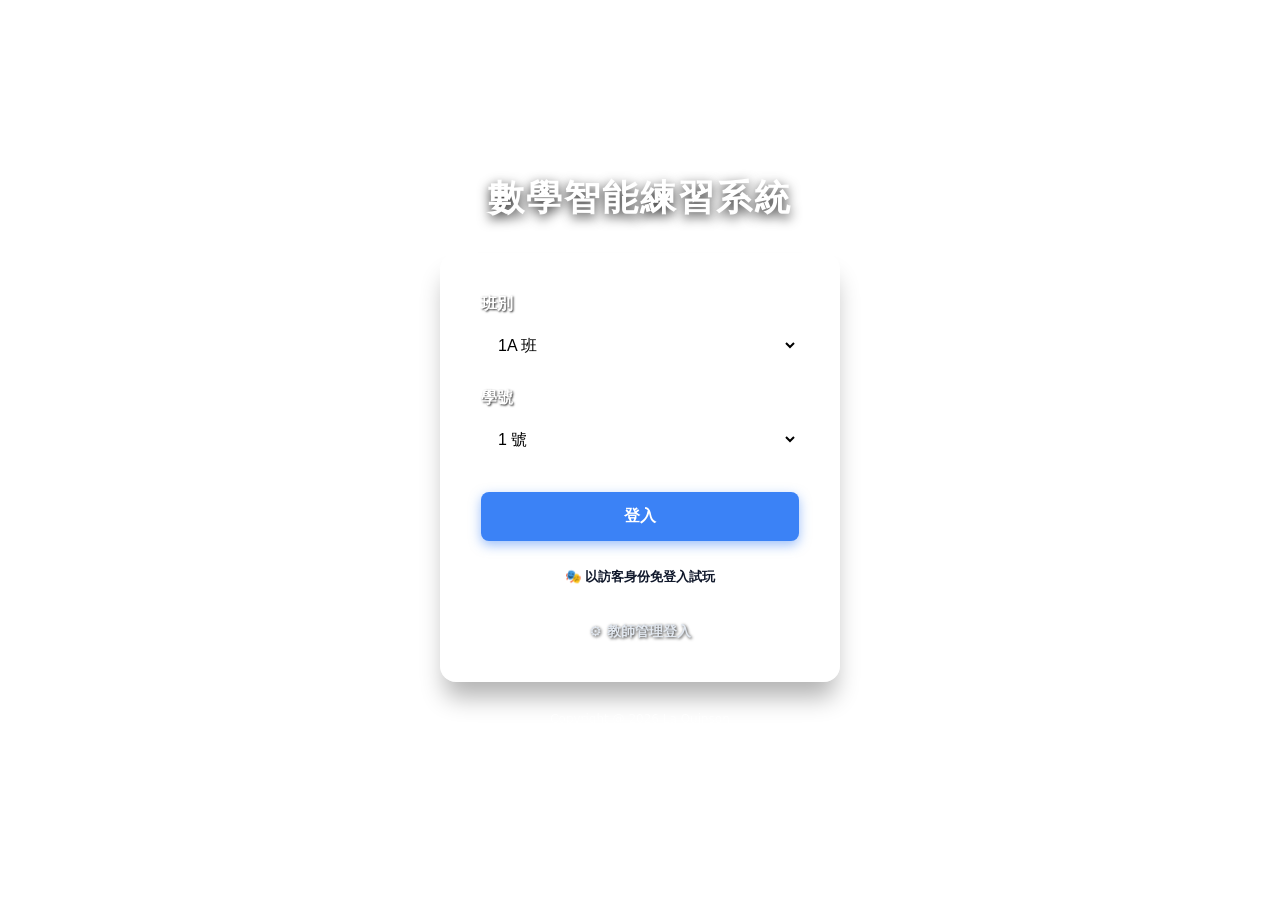
<file: index.html>
<!DOCTYPE html>
<html lang="zh-Hant">
<head>
    <meta charset="UTF-8">
    <meta name="viewport" content="width=device-width, initial-scale=1.0, maximum-scale=1.0, user-scalable=no">
    <title>數學智能練習系統 - 系統入口</title>
    <style>
        body {
            background: url('https://i.imgur.com/f118Qxn.jpeg') no-repeat center center fixed;
            background-size: cover;
            min-height: 100vh; margin: 0; padding: 20px;
            display: flex; justify-content: center; align-items: center;
            font-family: system-ui, -apple-system, sans-serif;
            box-sizing: border-box;
        }
        .login-layout-container { width: 100%; max-width: 400px; }
        .brand-logo-title { font-size: 36px; font-weight: 900; color: #fff; text-align: center; margin-bottom: 30px; text-shadow: 0 4px 12px rgba(0,0,0,0.8); letter-spacing: 2px; }
        .screenshot-login-card {
            background: rgba(255, 255, 255, 0.12);
            backdrop-filter: blur(14px); -webkit-backdrop-filter: blur(14px);
            border: 1px solid rgba(255, 255, 255, 0.25);
            border-radius: 16px; padding: 40px; 
            box-shadow: 0 20px 25px -5px rgba(0,0,0,0.3);
        }
        .form-group { margin-bottom: 20px; }
        label { display: block; margin-bottom: 8px; color: #fff; font-weight: bold; text-shadow: 1px 1px 2px rgba(0,0,0,0.8); }
        select, input { width: 100%; padding: 12px; border-radius: 8px; border: 1px solid rgba(255,255,255,0.4); box-sizing: border-box; font-size: 16px; background: rgba(255,255,255,0.9); }
        .screenshot-btn { width: 100%; padding: 14px; background: #3b82f6; color: white; border: none; border-radius: 8px; font-weight: bold; cursor: pointer; font-size: 16px; margin-top: 10px; box-shadow: 0 4px 12px rgba(59, 130, 246, 0.5); transition: transform 0.2s; }
        .screenshot-btn:hover { transform: translateY(-2px); }
        .toggle-login-mode { text-align: center; color: #e2e8f0; cursor: pointer; margin-top: 25px; font-size: 14px; font-weight: bold; text-shadow: 1px 1px 3px rgba(0,0,0,0.8); transition: color 0.2s; }
        .toggle-login-mode:hover { color: #a855f7; }
        .screenshot-footer { text-align: center; color: #fff; margin-top: 30px; font-size: 12px; opacity: 0.7; }
    </style>
</head>
<body>

<div class="login-layout-container">
    <div class="brand-logo-title"><span>數學智能練習系統</span></div>
    
    <div id="studentLoginBox" class="screenshot-login-card">
        <div class="form-group"><label>班別</label><select id="loginClass"></select></div>
        <div class="form-group"><label>學號</label><select id="loginSeat"></select></div>
        <button onclick="loginStudent()" class="screenshot-btn">登入</button>
        <button onclick="loginGuest()" style="margin-top:15px; background:rgba(255,255,255,0.85); border:none; color:#0f172a; padding:12px; border-radius:8px; font-weight:bold; cursor:pointer; width:100%; transition: transform 0.2s;">🎭 以訪客身份免登入試玩</button>
        <div class="toggle-login-mode" onclick="toggleLoginMode('TEACHER')">⚙️ 教師管理登入</div>
    </div>

    <div id="teacherLoginBox" class="screenshot-login-card" style="display: none;">
        <h2 style="color:white; text-align:center; margin-top:0; text-shadow: 1px 1px 3px rgba(0,0,0,0.8);">教師數據管理後台</h2>
        <div class="form-group"><label>管理員帳號</label><select id="teacherSelect"></select></div>
        <div class="form-group"><label>安全認證密碼</label><input type="password" id="teacherPwd" placeholder="••••••••" autocomplete="off"></div>
        <button onclick="loginTeacher()" class="screenshot-btn" style="background:#8b5cf6; box-shadow: 0 4px 12px rgba(139, 92, 246, 0.5);">驗證登入</button>
        <div class="toggle-login-mode" onclick="toggleLoginMode('STUDENT')">🎒 返回學生模式</div>
    </div>
    
    <div class="screenshot-footer">Copyright @ 2026 La Quinson</div>
</div>

<script>
    // 生命週期防禦：等待 DOM 構建完畢後再寫入選單
    document.addEventListener('DOMContentLoaded', function() {
        let cHtml = "", sHtml = "", tHtml = "";
        for(let g=1;g<=6;g++) ['A','B','C','D'].forEach(l => cHtml+=`<option value="${g}${l}">${g}${l} 班</option>`);
        for(let i=1;i<=35;i++) sHtml+=`<option value="${i}">${i} 號</option>`;
        for(let i=1;i<=5;i++) tHtml+=`<option value="Teacher_0${i}">💼 0${i}號 管理員</option>`;
        document.getElementById('loginClass').innerHTML = cHtml; 
        document.getElementById('loginSeat').innerHTML = sHtml; 
        document.getElementById('teacherSelect').innerHTML = tHtml;
    });

    function toggleLoginMode(m) { 
        document.getElementById('studentLoginBox').style.display = m === 'TEACHER' ? 'none' : 'block'; 
        document.getElementById('teacherLoginBox').style.display = m === 'TEACHER' ? 'block' : 'none'; 
    }

    // 嚴格使用 window.location.replace 進行快取閉環跳轉
    function loginStudent() {
        localStorage.setItem("Active_User_Role", "STUDENT");
        localStorage.setItem("Active_User_Class", document.getElementById('loginClass').value);
        localStorage.setItem("Active_User_Seat", document.getElementById('loginSeat').value);
        window.location.replace("home.html");
    }

    function loginGuest() {
        localStorage.setItem("Active_User_Role", "GUEST");
        localStorage.setItem("Active_User_Class", "GUEST");
        localStorage.setItem("Active_User_Seat", "VISITOR");
        window.location.replace("home.html");
    }

    function loginTeacher() {
        if(document.getElementById('teacherPwd').value === "1007") {
            localStorage.setItem("Active_User_Role", "TEACHER");
            localStorage.setItem("Active_User_TeacherID", document.getElementById('teacherSelect').value);
            window.location.replace("home.html");
        } else { alert("❌ 密碼錯誤！"); }
    }
</script>
</body>
</html>
</file>
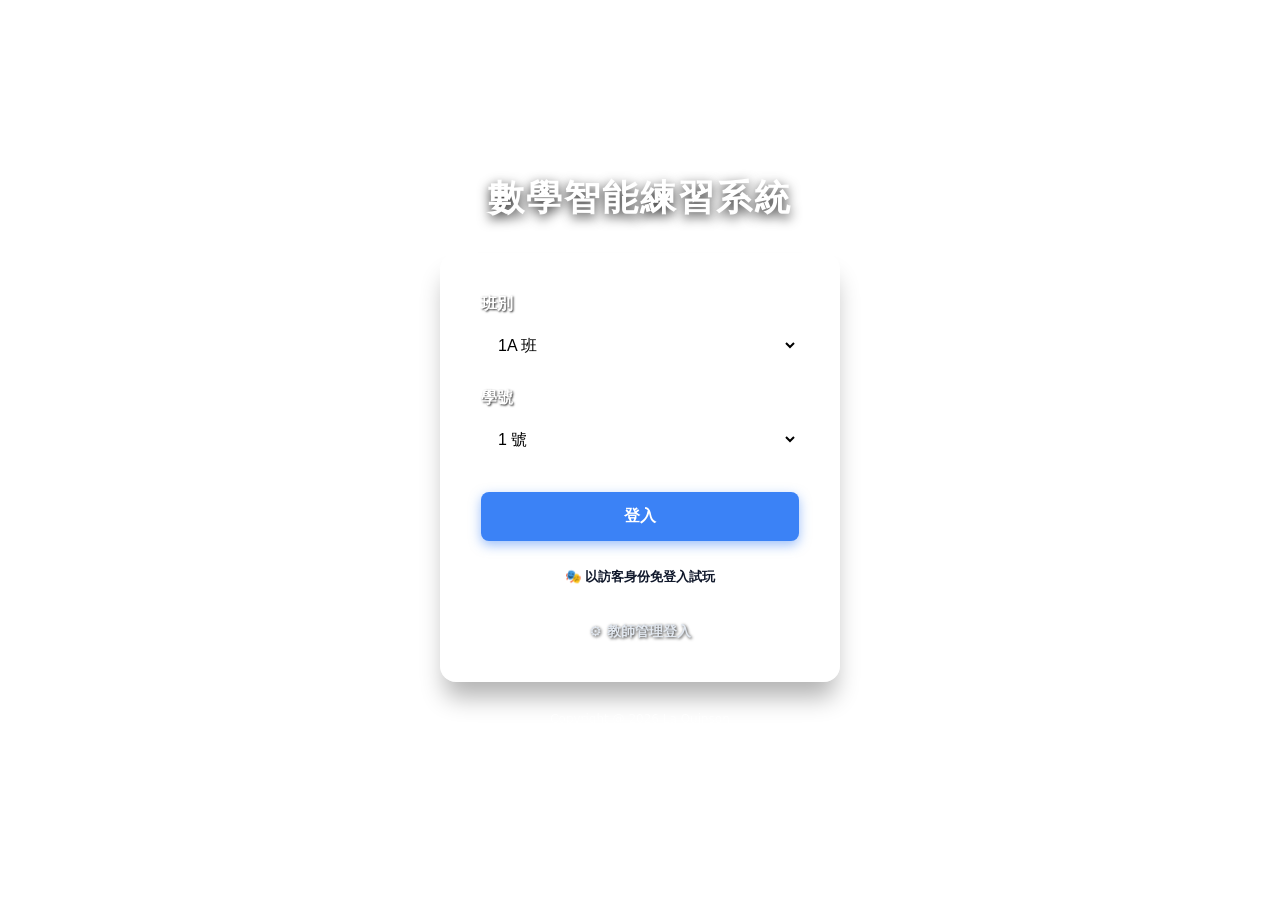
<file: Equations.html>
<!DOCTYPE html>
<html lang="zh-Hant">
<head>
    <meta charset="UTF-8">
    <meta name="viewport" content="width=device-width, initial-scale=1.0">
    <title>中一等量公理一元一次方程系統 (天秤等量終極版)</title>
    <style>
        :root { --primary: #3b82f6; --primary-hover: #1d4ed8; --success: #10b981; --danger: #ef4444; --warning: #f59e0b; --info: #06b6d4; --stage-bg: #0f172a; --bg: #f8fafc; --teacher-color: #8b5cf6; --card-shadow: 0 20px 25px -5px rgb(0 0 0 / 0.15), 0 10px 10px -5px rgb(0 0 0 / 0.1); --glass-bg: rgba(255, 255, 255, 0.12); --glass-border: 1px solid rgba(255, 255, 255, 0.25); --glass-blur: blur(14px); }
        body { font-family: system-ui, -apple-system, BlinkMacSystemFont, "Segoe UI", Roboto, "Helvetica Neue", Arial, "Microsoft JhengHei", sans-serif; background-image: url("https://i.imgur.com/f118Qxn.jpeg"); background-size: 100% auto; background-repeat: repeat-y; background-attachment: scroll; background-position: top center; background-color: #0b1424; margin: 0; padding: 20px; display: flex; flex-direction: column; align-items: center; justify-content: center; min-height: 100vh; box-sizing: border-box; }
        .top-center-account { position: absolute; top: 28px; left: 50%; transform: translateX(-50%); font-size: 20px; font-weight: 900; color: #ffffff; text-shadow: 1px 1px 4px rgba(0,0,0,0.6); z-index: 100; display: none; font-family: 'Comic Sans MS', 'Chalkboard SE', sans-serif; white-space: nowrap; }
        .top-nav-btn { background: #fff; border: 2px solid #cbd5e1; padding: 8px 16px; border-radius: 12px; font-size: 15px; font-weight: bold; color: #475569; cursor: pointer; display: flex; justify-content: center; align-items: center; box-shadow: 0 4px 6px rgba(0,0,0,0.05); transition: all 0.2s; }
        .top-nav-btn:hover { transform: scale(1.03); border-color: var(--primary); color: var(--primary); }
        .logout-btn-text { color: var(--danger); border-color: #fecdd3; }
        .logout-btn-text:hover { background: #fff1f2; border-color: var(--danger); color: var(--danger); }
        .topLeftNav, .top-left-nav { position: absolute; top: 25px; left: 20px; display: none; z-index: 100; }
        .top-right-nav { position: absolute; top: 25px; right: 20px; display: none; z-index: 100; }
        .container { max-width: 900px; width: 100%; background: var(--glass-bg); backdrop-filter: var(--glass-blur); -webkit-backdrop-filter: var(--glass-blur); border: var(--glass-border); padding: 30px; border-radius: 24px; box-shadow: var(--card-shadow); box-sizing: border-box; transition: all 0.3s ease; }
        h1, h2, h3, h4 { text-align: center; color: #ffffff; margin-top: 0; font-weight: 800; text-shadow: 1px 1px 4px rgba(0,0,0,0.6); }
        .step-panel { display: none; } .step-panel.active { display: block; }
        .form-group { margin-bottom: 24px; width: 100%; box-sizing: border-box; } .form-group:last-of-type { margin-bottom: 32px; }
        label { display: block; margin-bottom: 12px; font-size: 16px; font-weight: 700; color: #ffffff; text-shadow: 1px 1px 4px rgba(0, 0, 0, 0.9); }
        input[type="text"], input[type="password"], input[type="number"], select { width: 100%; padding: 12px 16px; border: 1px solid rgba(255,255,255,0.3); border-radius: 8px; font-size: 16px; box-sizing: border-box; background: rgba(255, 255, 255, 0.9); color: #0f172a; font-weight: bold; transition: all 0.15s ease; }
        .radio-group { display: flex; flex-direction: column; gap: 10px; background: rgba(255, 255, 255, 0.15); padding: 15px; border-radius: 12px; }
        .radio-group label { color: #ffffff; text-shadow: 1px 1px 2px rgba(0,0,0,0.8); margin-bottom: 0; font-weight: bold; display: flex; align-items: center; gap: 8px; }
        button { width: 100%; padding: 14px; background: var(--primary); color: white; border: none; border-radius: 12px; font-size: 16px; cursor: pointer; font-weight: bold; transition: all 0.2s; box-sizing: border-box; }
        button:hover { opacity: 0.9; transform: translateY(-1px); }
        button.btn-success { background: var(--success); } button.btn-warning { background: var(--warning); color: #111; } button.btn-purple { background: var(--teacher-color); } button.btn-secondary { background: #64748b; margin-top: 15px; }
        .dashboard-wrapper { padding-top: 20px; } .greeting-text { color: #ffffff; text-shadow: 1px 1px 4px rgba(0,0,0,0.6); font-size: 20px; line-height: 1.5; font-weight: 800; text-align: left; margin-left: 5px; margin-bottom: 25px; }
        .dashboard-grid { display: grid; grid-template-columns: 1fr 1fr; gap: 15px; width: 100%; }
        .dash-btn { border-radius: 20px; padding: 22px; color: white; cursor: pointer; text-align: left; position: relative; overflow: hidden; box-shadow: 0 10px 15px -3px rgba(0,0,0,0.2); transition: transform 0.2s, box-shadow 0.2s; min-height: 130px; display: flex; flex-direction: column; justify-content: space-between; border: 1px solid rgba(255,255,255,0.2); }
        .dash-btn:hover { transform: translateY(-4px); box-shadow: 0 15px 20px -5px rgba(0,0,0,0.3); } .dash-btn.disabled { opacity: 0.4; cursor: not-allowed; filter: grayscale(80%); }
        .dash-icon { font-size: 32px; font-weight: bold; margin-bottom: 5px; text-shadow: 1px 1px 2px rgba(0,0,0,0.1); } .dash-title { font-size: 20px; font-weight: 800; margin-bottom: 4px; } .dash-desc { font-size: 12px; opacity: 0.9; font-weight: bold; }
        .bg-purple { background: linear-gradient(135deg, #7c3aed, #a855f7); } .bg-orange { background: linear-gradient(135deg, #f59e0b, #fcd34d); } .bg-teal   { background: linear-gradient(135deg, #0d9488, #2dd4bf); } .bg-blue   { background: linear-gradient(135deg, #0284c7, #38bdf8); } 
        .progress-banner { background: rgba(255, 255, 255, 0.2); padding: 15px 20px; border-radius: 12px; font-weight: bold; display: flex; flex-direction: column; gap: 8px; margin-bottom: 20px; box-sizing: border-box; color: white; }
        .progress-banner-header { display: flex; justify-content: space-between; align-items: center; width: 100%; box-sizing: border-box; }
        .progress-bar-container { background: rgba(255,255,255,0.3); width: 100%; height: 10px; border-radius: 10px; overflow: hidden; box-sizing: border-box; }
        .progress-bar-fill { background: var(--success); width: 0%; height: 100%; transition: width 0.4s ease; }
        .stage-box { background: var(--stage-bg); border-radius: 16px; padding: 25px; margin: 20px 0; color: white; display: flex; flex-direction: column; justify-content: center; align-items: center; min-height: 140px; text-align: center; font-size: 28px; font-weight: bold; letter-spacing: 1px; line-height: 1.6; border: 1px solid rgba(255,255,255,0.15); }
        .feedback { padding: 15px; border-radius: 8px; margin: 20px 0; font-weight: bold; border-left: 6px solid #cbd5e1; } .feedback.error { background: #fce8e6; color: var(--danger); border-left-color: var(--danger); } .feedback.warning { background: #fffbeb; color: #b45309; border-left-color: var(--warning); } .feedback.success { background: #e6f4ea; color: var(--success); border-left-color: var(--success); }
        .teaching-row { display: flex; gap: 20px; margin-top: 25px; flex-direction: column; width: 100%; box-sizing: border-box; } @media(min-width: 768px) { .teaching-row { flex-direction: row; } }
        .teaching-column { flex: 1; background: var(--glass-bg); border: var(--glass-border); backdrop-filter: var(--glass-blur); -webkit-backdrop-filter: var(--glass-blur); padding: 20px; border-radius: 14px; box-sizing: border-box; color: white; } .teaching-column h3 { text-align: left; }
        .math-step-box { font-family: monospace; background: #222; color: #00ff00; padding: 15px; border-radius: 6px; font-size: 16px; line-height: 2.2; border: 1px solid rgba(255,255,255,0.1); }
        .math-step-box .step-line { margin-bottom: 10px; display: block; padding: 4px 8px; } .math-step-box .active-line { background: #333; color: #fffb00; font-weight: bold; border-radius: 4px; border-left: 4px solid var(--warning); }
        .camp-tip { font-size: 14px; color: #f1f5f9; background: rgba(255,255,255,0.15); padding: 10px; border-radius: 8px; border-left: 4px solid var(--primary); margin-bottom: 10px; }
        .timer-badge { background: var(--danger); color: white; padding: 4px 12px; border-radius: 20px; font-weight: bold; display: none; }
        .math-expr-wrapper { display: inline-flex; align-items: center; justify-content: center; flex-wrap: wrap; gap: 4px; vertical-align: middle; }
        .math-fraction { display: inline-flex; flex-direction: column; align-items: center; justify-content: center; vertical-align: middle; padding: 0 4px; font-size: inherit; }
        .fraction-numerator { text-align: center; padding-bottom: 2px; } .fraction-denominator { text-align: center; padding-top: 2px; border-top: 2px solid white; width: 100%; }
        table.stats-table { width: 100%; border-collapse: collapse; margin-top: 15px; font-size: 14px; background: rgba(255,255,255,0.95); border-radius: 12px; overflow: hidden; color: #0f172a; }
        table.stats-table th, table.stats-table td { border: 1px solid #cbd5e1; padding: 10px; text-align: center; } table.stats-table th { background: #e2e8f0; color: #1e293b; font-weight: bold; } table.stats-table tr.section-title th { background: #2b5797; color: white; text-align: left; padding-left: 15px; }
        @media print { .non-print, button, .top-right-nav, .top-left-nav { display: none !important; } .step-panel { display: none !important; } #step_stats_panel { display: block !important; } }
    </style>
</head>
<body>

<div id="loadingOverlay" class="loading-overlay" style="display: none;"><div class="spinner"></div><p id="loadingText" style="margin-top:15px;font-weight:bold;">連線中...</p></div>
<div id="topLeftNav" class="top-left-nav"><button id="dynamicNavBtn" class="top-nav-btn" onclick="handleTopLeftNav()">&lt; 返回學習大廳</button></div>
<div id="topCenterAccount" class="top-center-account"></div>
<div id="topRightNav" class="top-right-nav"><button class="top-nav-btn logout-btn-text" onclick="logoutSession()">🚪 登出</button></div>

<div class="container" id="mainContainer" style="display: none;">
    <div id="step1" class="step-panel dashboard-wrapper">
        <div class="greeting-text">請選擇天秤方程式挑戰模式</div>
        <div class="dashboard-grid">
            <div class="dash-btn bg-purple id-student-only" onclick="switchSetupConfig('CHALLENGE')">
                <div><div class="dash-icon">⚖️</div><div class="dash-title">天秤平衡挑戰賽</div></div><div class="dash-desc">利用等量公理兩邊同時加減乘除解方程</div>
            </div>
            <div class="dash-btn bg-orange" onclick="switchSetupConfig('STATS')">
                <div><div class="dash-icon">📈</div><div class="dash-title">平衡數據報告</div></div><div class="dash-desc">查看全班與個人統計報告</div>
            </div>
            <div class="dash-btn bg-teal id-student-only" onclick="switchSetupConfig('SOLVER')">
                <div><div class="dash-icon">🔮</div><div class="dash-title">方程智慧有問必答</div></div><div class="dash-desc">輸入任意方程，啟動天秤原理引導</div>
            </div>
            <div id="reviewModeCard" class="dash-btn bg-blue id-student-only disabled" onclick="switchSetupConfig('REVIEW')">
                <div><div class="dash-icon">🗂️</div><div class="dash-title" id="reviewTitle">失衡錯題庫 (0)</div></div><div class="dash-desc">重新調校未攻破的魔王方程式</div>
            </div>
        </div>
    </div>

    <div id="step1_challenge" class="step-panel">
        <h2>🎮 闖關難度與天秤模式設定</h2>
        <div class="form-group"><label for="typeSelect">🧭 選擇方程結構類型：</label><select id="typeSelect" title="選擇方程結構類型"></select></div>
        <div class="form-group">
            <label>終點條件：</label>
            <div class="radio-group">
                <label><input type="radio" name="endCondition" value="COUNT" checked onchange="toggleConditionUI()"> 固定題數模式</label>
                <label><input type="radio" name="endCondition" value="TARGET_SCORE" onchange="toggleConditionUI()"> 特定積分達標模式</label>
                <label><input type="radio" name="endCondition" value="TIME_LIMIT" onchange="toggleConditionUI()"> ⏳ 限時天秤衝分模式</label>
            </div>
        </div>
        <div class="form-group" id="countInputWrapper"><label for="totalQuestionsInput">🔢 挑戰題數：</label><input type="number" id="totalQuestionsInput" value="5" min="1" max="25" title="挑戰題數" placeholder="請輸入挑戰題數"></div>
        <div class="form-group" id="targetScoreInputWrapper" style="display: none;"><label for="targetScoreInput">🏆 目標達標分數：</label><input type="number" id="targetScoreInput" value="5" min="1" title="目標達標分數" placeholder="請輸入目標達標分數"></div>
        <div class="form-group" id="timeLimitInputWrapper" style="display: none;">
            <label for="timeLimitSelect">⏱️ 限制時間選擇：</label>
            <select id="timeLimitSelect" title="限制時間選擇"><option value="180">3 分鐘快速賽</option><option value="300" selected>5 分鐘標準賽</option><option value="600">10 分鐘大師賽</option></select>
        </div>
        <button onclick="initChallengeSession()" class="btn-success">⚖️ 架設天秤，出發！</button>
    </div>

    <div id="step1_solver" class="step-panel">
        <h2>🛠️ 方程有問必答 (自訂輸入自動生成天秤)</h2>
        <div class="form-group"><label for="eqInput">✏️ 請輸入一元一次方程（例如：`x + 5 = 12` 或 `3x - 4 = 14`）：</label><input type="text" id="eqInput" placeholder="例如: 3x - 4 = 14" title="請輸入一元一次方程"></div>
        <button onclick="handleManualSolverInput()" class="btn-success">開始天秤等量公理教學引導</button>
    </div>

    <div id="step2" class="step-panel">
        <div class="progress-banner">
            <div class="progress-banner-header"><span id="progressText">進度...</span><div style="display: flex; gap: 8px; align-items: center;"><span id="globalTimerBox" class="timer-badge">⏱️ 00:00</span><span id="scoreText" style="background:var(--stage-bg);color:#fffb00;padding:4px 8px;border-radius:20px;">積分：0</span></div></div>
            <div class="progress-bar-container"><div id="progressBarFill" class="progress-bar-fill"></div></div>
        </div>
        <h2 id="step2Title">請解出未知數的值使天秤維持平衡</h2>
        <div class="stage-box" id="displayEq">方程式載入中...</div>
        
        <div id="studentAnswerFormContainer">
            <div class="form-group" id="primaryInputWrapper"><label for="ansInput">請填寫未知數 x 的最終精確數值：</label><input type="text" id="ansInput" placeholder="例如: 5 或 -3" title="請填寫未知數最終值"></div>
            <div id="retryInputWrapper" style="display:none; margin-top: 15px; padding-top: 15px; border-top: 2px dashed #cbd5e1;"><label for="ansRetryInput" style="color:var(--warning)"><b>✍️ 天秤失衡！請在下方全新輸入框填寫補答修正答案：</b></label><input type="text" id="ansRetryInput" placeholder="請輸入修正後的未知數數值" title="請輸入修正後的未知數數值"></div>
        </div>
        <div id="initialFeedbackArea"></div>
        <div style="margin-top: 20px;"><button id="submitAnsBtn" onclick="checkFirstAnswer()">提交答案並核對平衡</button></div>
    </div>

    <div id="step3" class="step-panel">
        <div class="progress-banner">
            <div class="progress-banner-header"><span id="progressTextStage3">進度...</span><div style="display: flex; gap: 8px; align-items: center;"><span id="globalTimerBoxStage3" class="timer-badge">⏱️ 00:00</span><span id="teachingHeaderBadge" style="color:var(--danger);font-weight:bold;margin-right: 5px;">💡 天秤等量公理解析</span></div></div>
            <div class="progress-bar-container"><div id="progressBarFillStage3" class="progress-bar-fill"></div></div>
        </div>
        <h2>⚖️ 天秤等量公理逐步破譯</h2>
        <div class="stage-box" id="interactiveStageBox">展示台</div>
        <div id="feedbackArea" class="feedback"></div>
        <button id="solveBtn" class="btn-warning" onclick="startInteractiveSolving()">🔮 啟動天秤兩邊同動教學</button>

        <div id="teachingZone" class="teaching-row" style="display: none;">
            <div class="teaching-column">
                <h3>🛠️ 模擬天秤兩邊施加相同操作</h3>
                <div id="dynamicStepArea" style="display:none;">
                    <div class="block-form">
                        <div class="camp-tip" id="stepTip"></div>
                        <label id="stepLabel" for="stepInput"></label><input type="text" id="stepInput" placeholder="請輸入操作" title="天秤操作輸入框">
                        <button onclick="executeCurrentStep()" id="stepBtn" class="btn-success">執行操作</button><div id="teachingWrongArea"></div>
                    </div>
                </div>
            </div>
            <div class="teaching-column"><h3>📝 天秤動態模擬黑板</h3><div class="math-step-box" id="mathStepBox"></div></div>
        </div>
        <button id="nextBtn" class="btn-success" onclick="advanceQuestion()" style="display:none;margin-top:20px;">前進下一題 ➡️</button>
    </div>

    <div id="step_stats_panel" class="step-panel">
        <h2 id="reportMainHeading">📊 學生一元一次方程學習報告</h2>
        <div id="printOutputRenderZone">
            <div class="print-student-page">
                <h3 id="printStudentInfo" style="text-align:left;margin-bottom:10px;">學生班別：載入中...</h3>
                <p id="printDate" style="font-size:12px;color:#cbd5e1;">產出日期：-</p>
                <div id="timeModeResultSummary" style="margin: 15px 0; padding: 12px; background: #fffbeb; border-radius: 8px; font-weight: bold; border-left: 4px solid var(--warning); display: none; color: #000;"></div>
                <table class="stats-table"><thead><tr><th>方程題型結構</th><th>挑戰次數</th><th>首答維持平衡</th><th>補答修正平衡</th><th>失衡破譯</th><th>首發率</th><th>綜合率</th></tr></thead><tbody id="statsTableBody"></tbody></table>
                <h4 style="color:var(--danger);margin-top:20px;">📘 目前失衡方程數量 (計 <span id="statsWrongCount">0</span> 題)</h4>
            </div>
        </div>
        <div class="btn-group non-print" style="display:flex;gap:15px;margin-top:20px;">
            <button onclick="window.print()" class="btn-info">🖨️ 匯出 PDF 學習報告檔案</button>
            <button class="btn-secondary" onclick="resetToMainMenu(false)" style="margin-top:0;"> ↩️ 返回主目錄</button>
        </div>
    </div>
</div>

<script>
    const GAS_API_URL = "https://script.google.com/macros/s/AKfycbwIK7Mqd4WEDpbuZR-PDt4pq-8EkZ74POUDDe9WgxZA_5QqPvIBdGdD2jVFjsVOZRIj/exec";

    let currentRole = "STUDENT", activeTeacherId = "", userRawClass = "", userRawSeat = "";
    let currentPanelId = "step1"; 
    
    // 【防當機修正 1】賦予完整預設物件
    let cacheStorage = { EQ: { wrongBook: [], stats: {
        1: { name: "型 I: 基本加減方程", total:0, firstMatch:0, retryMatch:0, failed:0 },
        2: { name: "型 II: 基本乘除方程", total:0, firstMatch:0, retryMatch:0, failed:0 },
        3: { name: "型 III: 兩步綜合方程", total:0, firstMatch:0, retryMatch:0, failed:0 },
        4: { name: "型 IV: 進階負數方程", total:0, firstMatch:0, retryMatch:0, failed:0 },
        5: { name: "型 V: 括號分數方程", total:0, firstMatch:0, retryMatch:0, failed:0 }
    } } };
    
    let timerInterval = null; let timeLeft = 0; let wrongQuestionBank = [];
    let session = { currentMode: 'CHALLENGE', endCondition: 'COUNT', totalQuestions: 5, targetScore: 5, timeLimitSetting: 300, currentIdx: 0, score: 0, selectedType: 'MIX', questionList: [], currentTypeNum: 1, wrongAttemptsThisQuestion: 0, wrongAttemptsInTeaching: 0, hasAddedToWrongBookThisQuestion: false };
    let eqData = { type: 1, title: "", eqStr: "", leftExpr: "", rightExpr: "", ans: 0, steps: [] }; let currentTeachStep = 0;

    const EQUATION_BANK = {
        1: { name: "型 I：基本加減型 (x ± a = b)", generate: (t) => { let x = Math.floor(Math.random() * 25) + 1, a = Math.floor(Math.random() * 20) + 1, type = Math.random() > 0.5 ? '+' : '-'; let b = type === '+' ? x + a : x - a; let op1 = type === '+' ? `-${a}` : `+${a}`; return JSON.stringify({ typeNum: t, title: "基本加減型", eq: `x ${type} ${a} = ${b}`, ans: x, steps: [ {op: op1, left: "x", right: x} ] }); } },
        2: { name: "型 II：基本乘除型 (ax=b 或 x/a=b)", generate: (t) => { if (Math.random() > 0.5) { let x = Math.floor(Math.random() * 12) + 1, a = Math.floor(Math.random() * 8) + 2; return JSON.stringify({ typeNum: t, title: "基本乘法型", eq: `${a}x = ${a*x}`, ans: x, steps: [ {op: `/${a}`, left: "x", right: x} ] }); } else { let a = Math.floor(Math.random() * 8) + 2, b_val = Math.floor(Math.random() * 12) + 1, x = a * b_val; return JSON.stringify({ typeNum: t, title: "基本除法(分數)型", eq: `x / ${a} = ${b_val}`, ans: x, steps: [ {op: `*${a}`, left: "x", right: x} ] }); } } },
        3: { name: "型 III：兩步綜合型 (ax ± b = c)", generate: (t) => { let x = Math.floor(Math.random() * 12) + 1, a = Math.floor(Math.random() * 6) + 2, b = Math.floor(Math.random() * 15) + 1, type = Math.random() > 0.5 ? '+' : '-'; let c = type === '+' ? a * x + b : a * x - b; let op1 = type === '+' ? `-${b}` : `+${b}`; return JSON.stringify({ typeNum: t, title: "兩步綜合型", eq: `${a}x ${type} ${b} = ${c}`, ans: x, steps: [ {op: op1, left: `${a}x`, right: a*x}, {op: `/${a}`, left: "x", right: x} ] }); } },
        4: { name: "型 IV：進階負數型 (含負整數解)", generate: (t) => { let x = Math.floor(Math.random() * 15) - 7; if(x===0) x = 5; let a = Math.floor(Math.random() * 5) + 2, b = Math.floor(Math.random() * 20) + 1, type = Math.random() > 0.5 ? '+' : '-'; let c = type === '+' ? a * x + b : a * x - b; let op1 = type === '+' ? `-${b}` : `+${b}`; return JSON.stringify({ typeNum: t, title: "進階負數型", eq: `${a}x ${type} ${b} = ${c}`, ans: x, steps: [ {op: op1, left: `${a}x`, right: a*x}, {op: `/${a}`, left: "x", right: x} ] }); } },
        5: { name: "型 V：括號分數型 ((ax±b)/c = d)", generate: (t) => { let x = Math.floor(Math.random() * 10) + 1, a = Math.floor(Math.random() * 5) + 2, b = Math.floor(Math.random() * 10) + 1, type = Math.random() > 0.5 ? '+' : '-'; let num = type === '+' ? a * x + b : a * x - b; let c = Math.floor(Math.random() * 5) + 2; while (num % c !== 0) { c = Math.floor(Math.random() * 5) + 2; } let d = num / c; let op1 = `*${c}`, op2 = type === '+' ? `-${b}` : `+${b}`, op3 = `/${a}`; return JSON.stringify({ typeNum: t, title: "分數包含型", eq: `(${a}x ${type} ${b}) / ${c} = ${d}`, ans: x, steps: [ {op: op1, left: `${a}x ${type} ${b}`, right: num}, {op: op2, left: `${a}x`, right: a*x}, {op: op3, left: "x", right: x} ] }); } }
    };

    function generateEquation(typeCode) { let t = typeCode === 'MIX' ? ['1', '2', '3', '4', '5'][Math.floor(Math.random() * 5)] : typeCode; return EQUATION_BANK[t].generate(t); }

    document.addEventListener('DOMContentLoaded', function() {
        let savedRole = localStorage.getItem("Active_User_Role"); if (!savedRole) { window.location.replace("index.html"); return; }
        currentRole = savedRole; userRawClass = localStorage.getItem("Active_User_Class") || "GUEST"; userRawSeat = localStorage.getItem("Active_User_Seat") || "VISITOR";

        if(localStorage.getItem('EqEngineVersion') !== '2.0') { localStorage.removeItem(`EquationsCache_${userRawClass}-${userRawSeat}`); localStorage.setItem('EqEngineVersion', '2.0'); }

        let badge = document.getElementById('topCenterAccount');
        if (badge) {
            badge.style.display = "block";
            if (currentRole === "STUDENT") {
                badge.innerText = `挑戰者: ${userRawClass}班${String(userRawSeat).padStart(2, '0')}號`;
                initLocalFallback(userRawClass, userRawSeat);
            } else {
                badge.innerText = `挑戰者: 訪客體驗`;
            }
        }
        document.getElementById('typeSelect').innerHTML = `<option value="1">1. 型 I：基本加減型</option><option value="2">2. 型 II：基本乘除型</option><option value="3">3. 型 III：兩步綜合型</option><option value="4">4. 型 IV：進階負數型</option><option value="5">5. 型 V：括號分數型</option><option value="MIX" selected>6. 🔀 隨機天秤混合大亂鬥</option>`;
        updateReviewMenuUI(); showPanel('step1');
    });

    async function initLocalFallback(tC, tS) { 
        let cacheKey = `EquationsCache_${tC}-${tS}`;
        try { let local = localStorage.getItem(cacheKey); if(local) { let p = JSON.parse(local); if(p.stats?.[1]) { cacheStorage.EQ = p; } } } catch(e){} 
        
        try {
            let res = await fetch(`${GAS_API_URL}?type=GET_CACHE&cacheKey=${cacheKey}`);
            if(res.ok) { 
                let data = await res.json(); 
                if(data && data.cacheData) { 
                    let parsedData = JSON.parse(data.cacheData);
                    if(parsedData.stats && parsedData.stats[1]) {
                        cacheStorage.EQ = parsedData;
                        localStorage.setItem(cacheKey, data.cacheData); 
                    }
                } 
            }
        } catch(e) {}
        updateReviewMenuUI();
    }

    function cloudSaveData() { 
        if (["GUEST", "TEACHER"].includes(currentRole) || !userRawClass || !userRawSeat) return; 
        try { 
            let cacheKey = `EquationsCache_${userRawClass}-${userRawSeat}`; let cacheStr = JSON.stringify(cacheStorage.EQ);
            localStorage.setItem(cacheKey, cacheStr); 
            let params = new URLSearchParams(); params.append('type', 'SAVE_CACHE'); params.append('cacheKey', cacheKey); params.append('cacheData', cacheStr);
            fetch(GAS_API_URL, { method: 'POST', mode: 'no-cors', headers: { 'Content-Type': 'application/x-www-form-urlencoded' }, body: params.toString() }).catch(e=>{});
        } catch(e){} 
    }

    function showPanel(id) { 
        document.querySelectorAll('.step-panel').forEach(p => p.classList.remove('active')); const target = document.getElementById(id);
        if(target) { target.classList.add('active'); document.getElementById('mainContainer').style.display = 'block'; currentPanelId = id; let navLeft = document.getElementById('topLeftNav'); if (navLeft) { navLeft.style.display = 'block'; document.getElementById('dynamicNavBtn').innerText = (id === 'step1') ? "< 返回學習大廳" : "< 返回主目錄"; } let navRight = document.getElementById('topRightNav'); if (navRight) navRight.style.display = 'block'; }
    }

    function handleTopLeftNav() { if (currentPanelId === 'step1') { stopSessionTimer(); window.location.replace("home.html"); } else resetToMainMenu(true); }
    function switchSetupConfig(mode) { session.currentMode = mode; if(mode==='CHALLENGE') showPanel('step1_challenge'); else if(mode==='SOLVER') showPanel('step1_solver'); else if(mode==='REVIEW') { if((cacheStorage.EQ.wrongBook||[]).length===0) return; initReviewSession(); } else if(mode==='STATS') { calculateAndRenderStats(); showPanel('step_stats_panel'); } }

    function initChallengeSession() {
        const typeSelect = document.getElementById('typeSelect'); const condition = document.querySelector('input[name="endCondition"]:checked').value; const total = parseInt(document.getElementById('totalQuestionsInput').value) || 5;
        session.currentMode = 'CHALLENGE'; session.selectedType = typeSelect ? typeSelect.value : 'MIX'; session.endCondition = condition; session.currentIdx = 0; session.score = 0; session.questionList = [];
        if (condition === 'COUNT') { stopSessionTimer(); session.totalQuestions = total; for (let i = 0; i < total; i++) session.questionList.push(generateEquation(session.selectedType)); } else { session.totalQuestions = 999; session.questionList.push(generateEquation(session.selectedType)); if (condition === 'TIME_LIMIT') { let sec = parseInt(document.getElementById('timeLimitSelect').value) || 300; session.timeLimitSetting = sec; startSessionTimer(sec); } }
        loadEquationToStage();
    }

    function initReviewSession() { stopSessionTimer(); let wrongList = [...cacheStorage.EQ.wrongBook]; if (wrongList.length === 0) return; session.currentMode = 'REVIEW'; session.currentIdx = 0; session.totalQuestions = wrongList.length; session.questionList = wrongList; document.getElementById('timeModeResultSummary').style.display = 'none'; loadEquationToStage(); }

    function convertToRichMathHTML(str) { let clean = str.replace(/\^2/g, '²').replace(/\*/g, '&times;'); if (clean.includes('/')) { let parts = clean.split('/'); let num = parts[0].trim(); let den = parts[1].trim(); let leftPart = ""; if (num.includes('=')) { let eqIdx = num.indexOf('='); leftPart = num.substring(0, eqIdx + 1) + " "; num = num.substring(eqIdx + 1).trim(); } if (num.startsWith('(') && num.endsWith(')')) num = num.substring(1, num.length - 1); return `${leftPart}<div class="math-expr-wrapper"><div class="math-fraction"><div class="fraction-numerator">${num}</div><div class="fraction-denominator">${den}</div></div></div>`; } return clean; }

    function parseEquationStructure(str) { eqData.rawStr = str; try { if (!str.startsWith('{')) return false; let parsed = JSON.parse(str); session.currentTypeNum = parsed.typeNum; eqData.type = parsed.typeNum; eqData.title = parsed.title; let sides = parsed.eq.split('='); eqData.leftExpr = sides[0].trim(); eqData.rightExpr = sides[1].trim(); eqData.ans = parsed.ans; eqData.steps = parsed.steps; return true; } catch(e) { return false; } }

    function loadEquationToStage() {
        document.getElementById('mainContainer').style.display = 'block'; session.wrongAttemptsThisQuestion = 0; session.wrongAttemptsInTeaching = 0; session.hasAddedToWrongBookThisQuestion = false;
        document.getElementById('initialFeedbackArea').innerHTML = ''; document.getElementById('ansInput').disabled = false; document.getElementById('ansInput').value = ''; document.getElementById('retryInputWrapper').style.display = 'none'; document.getElementById('ansRetryInput').value = '';
        let expr = session.questionList[session.currentIdx]; if(!parseEquationStructure(expr)) { alert("天秤數據初始化失敗！"); resetToMainMenu(false); return; }
        
        if(session.currentMode==='CHALLENGE' && cacheStorage.EQ.stats[session.currentTypeNum]) { 
            cacheStorage.EQ.stats[session.currentTypeNum].total++; 
            cloudSaveData(); 
        }
        
        const step2Title = document.getElementById('step2Title'); if(step2Title) step2Title.innerText = (session.currentMode === 'REVIEW') ? "👹 魔王錯題重溫挑戰" : "請解出未知數的值使天秤維持平衡";
        document.getElementById('scoreText').innerText = `目前積分: ${session.score} 分`; document.getElementById('displayEq').innerHTML = `<div style="font-size: 20px; color:#cbd5e1; margin-bottom:10px;">📊 題型：${eqData.title}</div><div style="font-size: 32px; color:#fff; letter-spacing:1px; display:flex; align-items:center; justify-content:center; gap:10px;">${convertToRichMathHTML(eqData.leftExpr)} <span style="margin: 0 10px;">=</span> ${convertToRichMathHTML(eqData.rightExpr)}</div>`;
        showPanel('step2'); updateProgressBarUI();
    }

    function checkFirstAnswer() {
        let userAns = (session.wrongAttemptsThisQuestion === 1) ? document.getElementById('ansRetryInput').value.replace(/\s+/g,'') : document.getElementById('ansInput').value.replace(/\s+/g,'');
        if(userAns === eqData.ans.toString()) {
            if(session.currentMode==='CHALLENGE' && session.wrongAttemptsThisQuestion===0) cacheStorage.EQ.stats[session.currentTypeNum].firstMatch++; showPanel('step3'); executeDirectSuccess();
        } else {
            session.wrongAttemptsThisQuestion++;
            if(session.currentMode==='CHALLENGE' && !session.hasAddedToWrongBookThisQuestion) { if(!cacheStorage.EQ.wrongBook.includes(session.questionList[session.currentIdx])) cacheStorage.EQ.wrongBook.push(session.questionList[session.currentIdx]); cacheStorage.EQ.stats[session.currentTypeNum].failed++; session.hasAddedToWrongBookThisQuestion=true; }
            if(session.wrongAttemptsThisQuestion === 1) { document.getElementById('ansInput').disabled = true; document.getElementById('retryInputWrapper').style.display = 'block'; let area = document.getElementById('initialFeedbackArea'); area.className="feedback warning"; area.innerHTML = "❌ 天秤傾斜了！兩邊不對等。<b>首答不扣分</b>，請仔細覆實並於下方<b>補答框</b>重新核對修正答案！"; } 
            else { if(session.currentMode === 'CHALLENGE') session.score--; document.getElementById('scoreText').innerText = `目前積分: ${session.score} 分`; updateProgressBarUI(); showPanel('step3'); executeFinalFailure(); }
            cloudSaveData(); updateReviewMenuUI();
        }
    }

    function executeDirectSuccess() {
        document.getElementById('interactiveStageBox').innerHTML = `<span style="white-space: nowrap;">⚖️ 破譯守恆成功：x = <span style="color:#00ff00; font-weight:900;">${eqData.ans}</span></span>`; document.getElementById('teachingZone').style.display="none"; document.getElementById('solveBtn').style.display="none"; document.getElementById('nextBtn').style.display="block";
        let f = document.getElementById('feedbackArea'); f.className="feedback success";
        if(session.currentMode==='CHALLENGE') { session.score++; document.getElementById('scoreText').innerText = `目前積分: ${session.score} 分`; updateProgressBarUI(); if(session.wrongAttemptsThisQuestion===1) { cacheStorage.EQ.stats[session.currentTypeNum].failed--; cacheStorage.EQ.stats[session.currentTypeNum].retryMatch++; } f.innerHTML="🎉 完美平衡！你對等量公理解方程的操作掌握得非常優秀！"; } 
        else if(session.currentMode==='REVIEW') { cacheStorage.EQ.wrongBook = cacheStorage.EQ.wrongBook.filter(i=>i!==session.questionList[session.currentIdx]); f.innerHTML="🎉 成功修正天秤！該題已從失衡錯題本中順利剔除！"; } 
        else f.innerHTML="🎉 運算精準，天秤維持完美平衡！";
        cloudSaveData(); updateReviewMenuUI(); setupNextButtonLabel();
    }

    function executeFinalFailure() { document.getElementById('interactiveStageBox').innerHTML = `<div style="display:flex; align-items:center; justify-content:center; gap:10px;">${convertToRichMathHTML(eqData.leftExpr)} <span style="margin: 0 10px;">=</span> ${convertToRichMathHTML(eqData.rightExpr)}</div>`; document.getElementById('nextBtn').style.display="none"; document.getElementById('solveBtn').style.display="block"; document.getElementById('teachingZone').style.display="none"; let f=document.getElementById('feedbackArea'); f.className="feedback error"; f.innerHTML = "❌ 連續失衡。請點擊下方開啟「天秤等量公理模擬器」逐步動態操作解題。"; }

    function startInteractiveSolving() { document.getElementById('solveBtn').style.display="none"; document.getElementById('teachingZone').style.display="flex"; currentTeachStep = 0; renderMathSteps(); loadTeachingStepUI(); }

    function loadTeachingStepUI() {
        document.getElementById('dynamicStepArea').style.display="block"; document.getElementById('stepInput').value = ""; document.getElementById('teachingWrongArea').innerHTML = "";
        if (currentTeachStep < eqData.steps.length) {
            let stepObj = eqData.steps[currentTeachStep]; let opType = stepObj.op.charAt(0); let tip = (opType === '+' || opType === '-') ? `<b>天秤等量：</b>請在兩邊同時加上或減去數字。` : `<b>天秤等量：</b>請在兩邊同時乘以或除以數字。`;
            document.getElementById('stepTip').innerHTML = tip; document.getElementById('stepLabel').innerHTML = `<strong>請輸入操作 (例如：${stepObj.op})：</strong>`; document.getElementById('stepInput').placeholder = "請輸入 + - * / 及數字"; document.getElementById('stepBtn').innerText = "執行天秤操作"; document.getElementById('stepBtn').onclick = executeCurrentStep;
        } else {
            document.getElementById('stepTip').innerHTML = `<b>天秤完全合攏：</b>恭喜！此時天秤左邊只剩 x，右邊即為最終的平衡數值。`; document.getElementById('stepLabel').innerHTML = `<strong>未知數 x 的解為：</strong>`; document.getElementById('stepInput').placeholder = "填入最終數值"; document.getElementById('stepBtn').innerText = "宣告最終守恆值"; document.getElementById('stepBtn').onclick = executeFinal;
        }
    }

    function executeCurrentStep() {
        let uOp = document.getElementById('stepInput').value.replace(/\s+/g,''); let stepObj = eqData.steps[currentTeachStep];
        if (uOp === eqData.ans.toString()) { alert("🚀 心算秒殺成功！"); executeDirectSuccess(); return; }
        if (uOp === stepObj.op || (stepObj.op === "+0" && (uOp === "0" || uOp === "+0"))) { alert("🎯 天秤操作成功！"); currentTeachStep++; let currentLeft = currentTeachStep > 0 ? eqData.steps[currentTeachStep-1].left : eqData.leftExpr; let currentRight = currentTeachStep > 0 ? eqData.steps[currentTeachStep-1].right : eqData.rightExpr; document.getElementById('interactiveStageBox').innerHTML = `<div style="display:flex; align-items:center; justify-content:center; gap:10px;">⚖️ 同時操作後：${convertToRichMathHTML(currentLeft)} <span style="margin: 0 10px;">=</span> ${currentRight}</div>`; renderMathSteps(); loadTeachingStepUI(); } 
        else { session.wrongAttemptsInTeaching++; alert("❌ 操作不正確！"); let area = document.getElementById('teachingWrongArea'); if (session.wrongAttemptsInTeaching >= 3) { area.innerHTML = `<div style="margin-top:10px; padding:10px; background:#fef2f2; border-left:4px solid var(--danger); border-radius:6px; font-weight:bold; color:var(--danger);">💡 提示秘鑰：本階段需施加 <b>${stepObj.op}</b>，最終解為 <b>${eqData.ans}</b></div>`; } }
    }

    function executeFinal() {
        if(document.getElementById('stepInput').value.replace(/\s+/g,'') === eqData.ans.toString()) { document.getElementById('interactiveStageBox').innerHTML = `<span style="white-space: nowrap;">⚖️ 破譯守恆成功：x = <span style="color:#00ff00; font-weight:900;">${eqData.ans}</span></span>`; document.getElementById('dynamicStepArea').style.display="none"; document.getElementById('nextBtn').style.display="block"; setupNextButtonLabel(); currentTeachStep++; renderMathSteps(); } 
        else { session.wrongAttemptsInTeaching++; alert("最終數值不對！"); let area = document.getElementById('teachingWrongArea'); if (session.wrongAttemptsInTeaching >= 3) { area.innerHTML = `<div style="margin-top:10px; padding:10px; background:#fef2f2; border-left:4px solid var(--danger); border-radius:6px; font-weight:bold; color:var(--danger);">💡 提示：最終解為 <b>${eqData.ans}</b></div>`; } }
    }

    function renderMathSteps() {
        const box = document.getElementById('mathStepBox'); let html = `<div class="step-line ${currentTeachStep===0?'active-line':''}">[初始天秤狀態]：<br><div style="display:flex; align-items:center; gap:5px; margin-top:5px;">${convertToRichMathHTML(eqData.leftExpr)} <span>=</span> ${convertToRichMathHTML(eqData.rightExpr)}</div></div>`;
        for (let i = 0; i < eqData.steps.length; i++) { if (currentTeachStep > i) { let step = eqData.steps[i]; let displayOp = step.op.replace('/', ' ÷ ').replace('*', ' × '); html += `<div class="step-line ${currentTeachStep===(i+1)?'active-line':''}">[同施加 ${displayOp}] <br><div style="display:flex; align-items:center; gap:5px; margin-top:5px;">&rArr; ${convertToRichMathHTML(step.left)} <span>=</span> ${step.right}</div></div>`; } }
        if (currentTeachStep > eqData.steps.length) { html += `<div class='step-line active-line'>[天秤最終守恆解] <br>&rArr; <span style="white-space:nowrap;">答案 x = ${eqData.ans} 🎯</span></div>`; } box.innerHTML = html;
    }

    function handleManualSolverInput() {
        let rawInput = document.getElementById('eqInput').value.trim(); if(!rawInput.includes("=")) { alert("請輸入包含 '=' 號的有效方程式！"); return; } let clean = rawInput.replace(/\s+/g,''), sides = clean.split('='), left = sides[0], right = sides[1]; let aMatch = left.match(/(-?\d*)x/); let a = (aMatch && aMatch[1]) ? (aMatch[1]==='-'?-1:(aMatch[1]===''?1:parseInt(aMatch[1]))) : 1; let bMatch = left.replace(/(-?\d*)x/, '').match(/([+-]\d+)/), b = bMatch ? parseInt(bMatch[1]) : 0, c = parseInt(right); let x = (c - b) / a; if(x % 1 !== 0) { alert("為保證教學形象化，請輸入整數解方程！"); return; }
        session.currentMode = 'SOLVER'; session.totalQuestions = 1; session.currentIdx = 0; let steps = []; if (b !== 0) steps.push({op: b>=0?`-${b}`:`+${Math.abs(b)}`, left: `${a}x`, right: c-b}); if (a !== 1) steps.push({op: `/${a}`, left: "x", right: x}); if (steps.length === 0) steps.push({op: "+0", left: "x", right: x});
        session.questionList = [JSON.stringify({ typeNum: 1, title: "自訂天秤引導", eq: `${a}x ${b>=0?'+':'-'} ${Math.abs(b)} = ${c}`.replace(/\s+\+/g, ' +').replace(/\s+-/g, ' -'), ans: x, steps: steps })]; loadEquationToStage();
    }

    function setupNextButtonLabel() { let n = document.getElementById('nextBtn'); if(session.currentMode==='CHALLENGE') { n.innerText = (session.endCondition==='TIME_LIMIT') ? "下一道瘋狂平衡題 ➡️" : ((session.currentIdx < session.questionList.length-1)?"前進下一題 ➡️":"🏁 挑戰結束，查看數據"); } else if(session.currentMode==='REVIEW') n.innerText = (session.currentIdx === session.totalQuestions-1 || cacheStorage.EQ.wrongBook.length===0)?"🏁 溫習完畢，返回主選單":"下一道魔王關卡 ➡️"; else n.innerText="↩️ 返回選單"; }
    function advanceQuestion() { if(session.currentMode==='CHALLENGE') { if(session.endCondition==='COUNT') { if(session.currentIdx < session.questionList.length-1) { session.currentIdx++; loadEquationToStage(); } else { calculateAndRenderStats(); showPanel('step_stats_panel'); } } else if(session.endCondition==='TARGET_SCORE') { if(session.score >= session.targetScore) { alert("🏆 積分達標！完美掌握！"); calculateAndRenderStats(); showPanel('step_stats_panel'); } else { session.currentIdx++; session.questionList.push(generateEquation(session.selectedType)); loadEquationToStage(); } } else { session.currentIdx++; session.questionList.push(generateEquation(session.selectedType)); loadEquationToStage(); } } else if(session.currentMode==='REVIEW') { let comb = [...cacheStorage.EQ.wrongBook]; if(comb.length===0 || session.currentIdx >= session.totalQuestions-1) { resetToMainMenu(false); } else { session.currentIdx++; session.totalQuestions=comb.length; session.questionList=comb; loadEquationToStage(); } } else resetToMainMenu(false); }

    function updateProgressBarUI() { let pct = 0; let txt = ""; if (session.currentMode === 'CHALLENGE') { if (session.endCondition === 'COUNT') { pct = Math.round(((session.currentIdx + 1) / session.totalQuestions) * 100); txt = `天秤關卡: ${session.currentIdx + 1} / ${session.totalQuestions}`; } else if (session.endCondition === 'TARGET_SCORE') { pct = Math.min(100, Math.round((session.score / session.targetScore) * 100)); txt = `達標分數進度 (${session.score}/${session.targetScore})`; } else { pct = Math.round((timeLeft / session.timeLimitSetting) * 100); txt = `⏳ 限時瘋狂調校中...`; } } else if (session.currentMode === 'REVIEW') { pct = Math.round(((session.currentIdx + 1) / session.totalQuestions) * 100); txt = `錯題庫復原: ${session.currentIdx + 1}/${session.totalQuestions}`; } else { pct = 100; txt = `天秤沙盒解析引導中`; } document.getElementById('progressText').innerText = txt; document.getElementById('progressTextStage3').innerText = txt; document.getElementById('progressBarFill').style.width = `${pct}%`; document.getElementById('progressBarFillStage3').style.width = `${pct}%`; }
    function startSessionTimer(seconds) { stopSessionTimer(); timeLeft = seconds; updateTimerDisplay(); document.getElementById('globalTimerBox').style.display = 'inline-block'; document.getElementById('globalTimerBoxStage3').style.display = 'inline-block'; timerInterval = setInterval(() => { timeLeft--; updateTimerDisplay(); if(session.endCondition==='TIME_LIMIT') updateProgressBarUI(); if (timeLeft <= 0) { stopSessionTimer(); alert("⏱️ 時間到！進行數據結算！"); finishTimeLimitSession(); } }, 1000); }
    function stopSessionTimer() { if(timerInterval) { clearInterval(timerInterval); timerInterval = null; } document.getElementById('globalTimerBox').style.display = 'none'; document.getElementById('globalTimerBoxStage3').style.display = 'none'; }
    function updateTimerDisplay() { let m = Math.floor(timeLeft / 60); let s = timeLeft % 60; let str = `⏱️ ${m.toString().padStart(2, '0')}:${s.toString().padStart(2, '0')}`; document.getElementById('globalTimerBox').innerText = str; document.getElementById('globalTimerBoxStage3').innerText = str; }
    function finishTimeLimitSession() { stopSessionTimer(); calculateAndRenderStats(); let summaryBox = document.getElementById('timeModeResultSummary'); if(summaryBox) { summaryBox.style.display = 'block'; let minSet = Math.floor(session.timeLimitSetting / 60); summaryBox.innerHTML = `🏁 限時挑戰完賽：你在 ${minSet} 分鐘內成功斬獲了 <span style="font-size:20px;color:var(--danger);">${session.score}</span> 分！`; } document.getElementById('reportMainHeading').innerText = "🏆 限時挑戰戰果結算報告"; showPanel('step_stats_panel'); }
    function resetToMainMenu(nc) { if(nc && (document.getElementById('step2').classList.contains('active')||document.getElementById('step3').classList.contains('active'))) { if(!confirm("確定要中途退出挑戰嗎？")) return; } stopSessionTimer(); document.getElementById('nextBtn').style.display="none"; document.getElementById('teachingZone').style.display="none"; cloudSaveData(); updateReviewMenuUI(); showPanel('step1'); }
    function toggleConditionUI() { let c = document.querySelector('input[name="endCondition"]:checked').value; document.getElementById('countInputWrapper').style.display = c === 'COUNT' ? 'block' : 'none'; document.getElementById('targetScoreInputWrapper').style.display = c === 'TARGET_SCORE' ? 'block' : 'none'; document.getElementById('timeLimitInputWrapper').style.display = c === 'TIME_LIMIT' ? 'block' : 'none'; }
    function updateReviewMenuUI() { let c = (cacheStorage.EQ.wrongBook || []).length; document.getElementById('reviewModeCard').classList.toggle('disabled', c===0); document.getElementById('reviewTitle').innerText = `失衡錯題庫 (${c})`; }
    function logoutSession() { if(confirm("確定登出系統嗎？")) { stopSessionTimer(); localStorage.removeItem("Active_User_Role"); localStorage.removeItem("Active_User_Class"); localStorage.removeItem("Active_User_Seat"); localStorage.removeItem("Active_User_TeacherID"); window.location.replace("index.html"); } }

    function pushTeacherRecord(mod) {
        if(currentRole !== 'STUDENT') return;
        try {
            let record = {class: userRawClass, seat: userRawSeat, module: mod, score: session.score, timestamp: new Date().toLocaleString("zh-HK", {hour12:false})};
            let r = JSON.parse(localStorage.getItem('MathSystem_Student_Records') || '[]'); r.unshift(record); if(r.length>200) r.pop(); localStorage.setItem('MathSystem_Student_Records', JSON.stringify(r));
            
            let params = new URLSearchParams(); params.append('type', 'RECORD'); params.append('class', record.class); params.append('seat', record.seat); params.append('module', record.module); params.append('score', record.score); params.append('timestamp', record.timestamp);
            fetch(GAS_API_URL, { method: 'POST', mode: 'no-cors', headers: { 'Content-Type': 'application/x-www-form-urlencoded' }, body: params.toString() }).catch(e=>{});
        } catch(e){}
    }

    function calculateAndRenderStats() {
        pushTeacherRecord('一元一次方程(天秤)');
        const tb = document.getElementById('statsTableBody'); if(!tb) return; tb.innerHTML='';
        let tr=document.createElement('tr'); tr.className="section-title"; tr.innerHTML=`<th colspan="7">⚖️ 一元一次方程：等量天秤守恆分析</th>`; tb.appendChild(tr);
        let sObj = cacheStorage.EQ.stats;
        for(let k in sObj) { let r=sObj[k], t=r.total, fRate=t>0?Math.round((r.firstMatch/t)*100)+'%':'0%', cRate=t>0?Math.round(((r.firstMatch+r.retryMatch)/t)*100)+'%':'0%'; tb.innerHTML+=`<tr><td style='text-align:left;font-weight:bold;'>${r.name}</td><td>${t}</td><td style='color:var(--success); font-weight:bold;'>${r.firstMatch}</td><td style='color:#b45309;'>${r.retryMatch}</td><td style='color:var(--danger);'>${r.failed}</td><td style='background:#f0fdf4;'>${fRate}</td><td style='background:#eff6ff;'>${cRate}</td></tr>`; }
        document.getElementById('statsWrongCount').innerText=(cacheStorage.EQ.wrongBook||[]).length; document.getElementById('printStudentInfo').innerHTML = currentRole==='GUEST'?`<span>臨時訪客方程練習數據</span>` : `<span>學生班別: ${userRawClass}</span> | 學號: ${userRawSeat}`; document.getElementById('printDate').innerText = `產出時間: `+new Date().toLocaleString();
    }
</script>
</body>
</html>
</file>
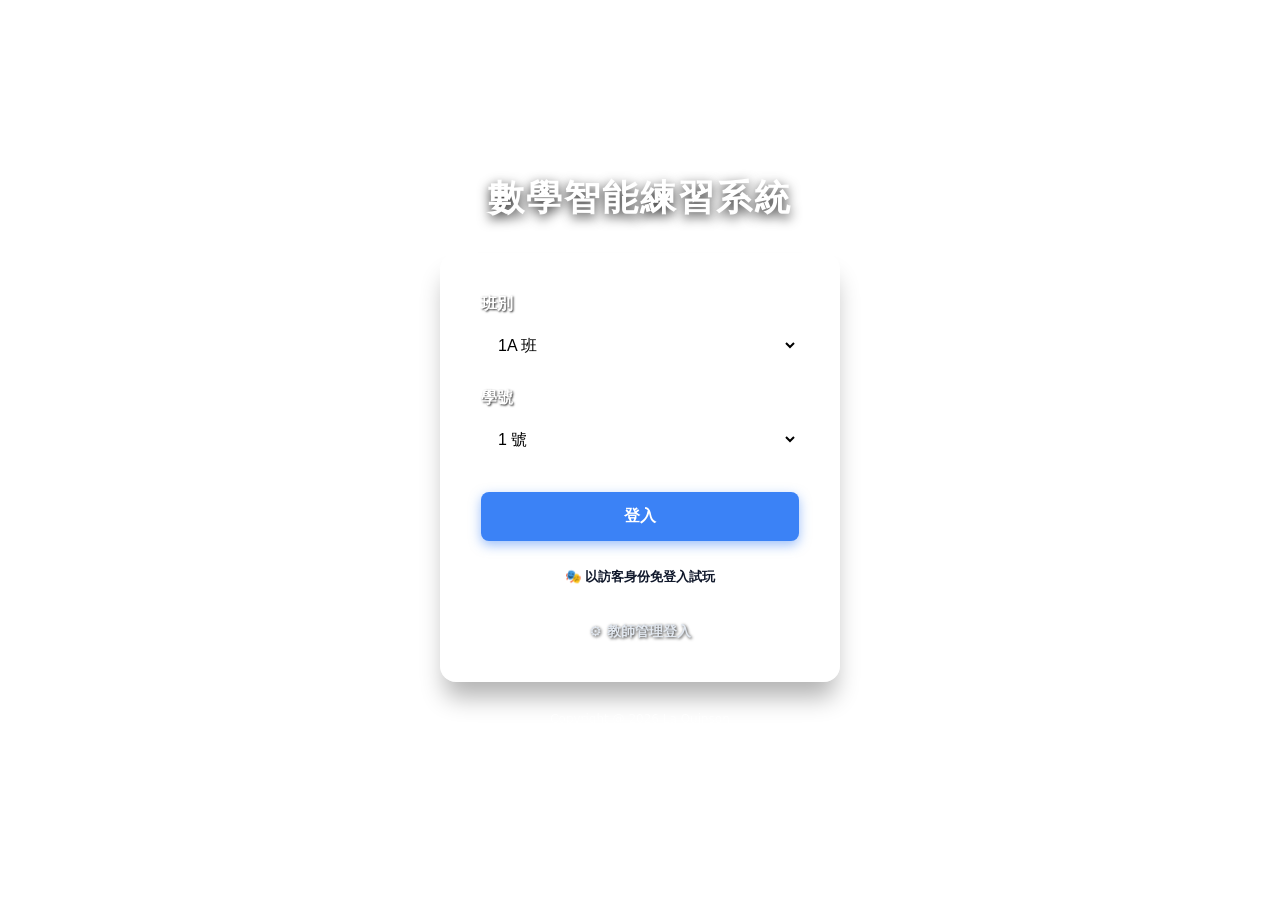
<file: home.html>
<!DOCTYPE html>
<html lang="zh-Hant">
<head>
    <meta charset="UTF-8">
    <meta name="viewport" content="width=device-width, initial-scale=1.0, maximum-scale=1.0, user-scalable=no">
    <title>數學智能練習系統 - 中央大廳</title>
    <style>
        body {
            background: url('https://i.imgur.com/f118Qxn.jpeg') no-repeat center center fixed;
            background-size: cover; color: #fff; font-family: system-ui, sans-serif;
            margin: 0; padding: 20px; display: flex; flex-direction: column; align-items: center;
        }
        .top-center-account { position: absolute; top: 25px; font-size: 20px; font-weight: 900; text-shadow: 1px 1px 4px rgba(0,0,0,0.6); z-index: 999 !important; font-family: 'Comic Sans MS', sans-serif;}
        .top-right-nav { position: absolute; top: 25px; right: 20px; z-index: 999 !important; }
        .top-nav-btn { background: #fff; padding: 8px 16px; border-radius: 12px; border: 2px solid #cbd5e1; cursor: pointer; font-weight: bold; transition: all 0.2s; box-shadow: 0 4px 6px rgba(0,0,0,0.05); }
        .top-nav-btn:hover { transform: scale(1.03); }
        .logout-btn-text { color: #ef4444; border-color: #fecdd3; }
        .logout-btn-text:hover { background: #fff1f2; }
        
        .container {
            margin-top: 80px; width: 100%; max-width: 950px; padding: 40px; border-radius: 24px;
            background: rgba(255, 255, 255, 0.12); backdrop-filter: blur(14px); -webkit-backdrop-filter: blur(14px);
            border: 1px solid rgba(255, 255, 255, 0.25); box-shadow: 0 20px 25px -5px rgba(0,0,0,0.15);
            box-sizing: border-box;
        }
        h1 { text-align: center; text-shadow: 1px 1px 4px rgba(0,0,0,0.6); font-size: 32px; font-weight: 800; margin-top: 0; }
        .welcome-msg { text-align: center; margin-bottom: 40px; font-size: 18px; font-weight: bold; color: #e2e8f0; }
        
        /* 學生選單 */
        .menu-grid { display: grid; grid-template-columns: 1fr 1fr; gap: 20px; }
        .game-card {
            background: rgba(0,0,0,0.4); padding: 30px 20px; border-radius: 16px; text-align: center; cursor: pointer;
            transition: transform 0.2s, box-shadow 0.2s; border: 1px solid rgba(255,255,255,0.15);
            display: flex; flex-direction: column; align-items: center; justify-content: center;
        }
        .game-card:hover { transform: translateY(-5px); background: rgba(0,0,0,0.6); box-shadow: 0 10px 20px rgba(0,0,0,0.3); border-color: #3b82f6; }
        .game-icon { font-size: 48px; margin-bottom: 15px; text-shadow: 0 2px 4px rgba(0,0,0,0.5); }
        .game-title { font-size: 22px; margin: 0 0 10px 0; font-weight: bold; text-align: center; }
        .game-desc { font-size: 14px; opacity: 0.9; margin: 0; line-height: 1.5; text-align: center; color: #cbd5e1; }
        
        /* 教師儀表板控制區 */
        .teacher-filters {
            background: rgba(255,255,255,0.15); padding: 15px; border-radius: 16px; 
            display: flex; gap: 15px; align-items: center; flex-wrap: wrap; margin-bottom: 20px; border: 1px solid rgba(255,255,255,0.3);
        }
        .teacher-filters select, .teacher-filters button {
            padding: 10px 15px; border-radius: 8px; font-size: 15px; font-weight: bold;
            border: 1px solid rgba(255,255,255,0.4); outline: none; background: rgba(255,255,255,0.9); color: #0f172a;
        }
        .teacher-filters button { background: #8b5cf6; color: #fff; border: none; cursor: pointer; transition: transform 0.2s; }
        .teacher-filters button:hover { transform: translateY(-2px); background: #7c3aed; }
        .danger-btn { background:#ef4444 !important; color:white; border:none; padding:10px 15px; border-radius:8px; font-weight:bold; cursor:pointer; }
        
        /* 數據卡片 */
        .stats-cards { display: flex; gap: 15px; margin-bottom: 20px; }
        .stat-card {
            flex: 1; background: rgba(0,0,0,0.4); padding: 20px; border-radius: 16px; text-align: center;
            border: 1px solid rgba(255,255,255,0.15); box-shadow: 0 4px 6px rgba(0,0,0,0.1);
        }
        .stat-value { font-size: 32px; font-weight: 900; color: #4ade80; margin: 5px 0; }
        .stat-label { font-size: 14px; color: #cbd5e1; font-weight: bold; }

        /* 教師面板表格 */
        .teacher-table { width: 100%; border-collapse: collapse; text-align: left; background: rgba(0,0,0,0.3); border-radius: 12px; overflow: hidden; }
        .teacher-table th { padding: 15px; background: rgba(255,255,255,0.15); color: #fff; font-size: 15px; }
        .teacher-table td { padding: 15px; color: #e2e8f0; border-bottom: 1px solid rgba(255,255,255,0.1); font-size: 14px; }
        .teacher-table tr:last-child td { border-bottom: none; }
        .teacher-table tr:hover { background: rgba(255,255,255,0.05); }
        
        @media (max-width: 768px) { .menu-grid { grid-template-columns: 1fr; } .teacher-filters { flex-direction: column; align-items: stretch; } }
    </style>
</head>
<body>

<div id="topCenterAccount" class="top-center-account"></div>
<div class="top-right-nav">
    <button class="top-nav-btn logout-btn-text" onclick="logoutSession()">🚪 登出系統</button>
</div>

<div class="container">
    <h1>🪐 數學智能學習大廳</h1>
    <div id="welcomeText" class="welcome-msg">歡迎回來</div>
    
    <div id="studentHall" class="menu-grid">
        <div class="game-card" onclick="goToModule('Substitution.html')">
            <div class="game-icon">📐</div>
            <h2 class="game-title">多變數代數式求值</h2>
            <p class="game-desc">探索跨學科公式代入，啟動隱形括號破譯思維逐步解題！</p>
        </div>
        <div class="game-card" onclick="goToModule('Equations.html')">
            <div class="game-icon">⚖️</div>
            <h2 class="game-title">天秤等量公理求值</h2>
            <p class="game-desc">建立一元一次方程守恆思維，在天秤兩盤施加同等操作逐步孤立求未知數！</p>
        </div>
        <div class="game-card" onclick="goToModule('Polynomial.html')" style="grid-column: span 1;">
            <div class="game-icon">🔮</div>
            <h2 class="game-title">多項式化簡與展開</h2>
            <p class="game-desc">啟動田字格魔法陣，輕鬆攻破去括號與同類項合併！</p>
        </div>
    </div>

    <div id="teacherDashboard" style="display: none; width: 100%;">
        
        <div class="teacher-filters">
            <span style="font-weight:bold; font-size:16px;">設定檢視模式：</span>
            <select id="viewMode" onchange="toggleViewMode()">
                <option value="INDIVIDUAL">👤 個別學生紀錄查詢</option>
                <option value="CLASS">🏫 班別整合分析表</option>
            </select>
            <select id="filterClass"></select>
            <select id="filterSeat"></select>
            <button onclick="queryData()">🔍 生成報告</button>
            <button class="danger-btn" onclick="clearTeacherData()" style="margin-left: auto;">🗑️ 清空所有數據</button>
        </div>

        <h2 id="reportTitle" style="text-align: left; margin-top: 0; color: #fffb00;">📊 請點擊「生成報告」進行查詢</h2>

        <div id="statsCardsContainer" class="stats-cards" style="display: none;">
            <div class="stat-card">
                <div class="stat-label">總挑戰次數</div>
                <div class="stat-value" id="statTotalCount">0</div>
            </div>
            <div class="stat-card">
                <div class="stat-label">平均得分</div>
                <div class="stat-value" id="statAvgScore" style="color: #38bdf8;">0</div>
            </div>
        </div>

        <div style="max-height: 400px; overflow-y: auto;">
            <table class="teacher-table">
                <thead id="teacherTableHead">
                    <tr><th>請選擇條件後進行查詢</th></tr>
                </thead>
                <tbody id="teacherTableBody">
                    <tr><td style="text-align:center; padding:20px;">等待查詢...</td></tr>
                </tbody>
            </table>
        </div>
    </div>
</div>

<script>
    const GAS_API_URL = "https://script.google.com/macros/s/AKfycbwIK7Mqd4WEDpbuZR-PDt4pq-8EkZ74POUDDe9WgxZA_5QqPvIBdGdD2jVFjsVOZRIj/exec";

    let role = localStorage.getItem("Active_User_Role");
    if (!role) { window.location.replace("index.html"); }

    document.addEventListener('DOMContentLoaded', function() {
        let cls = localStorage.getItem("Active_User_Class");
        let seat = localStorage.getItem("Active_User_Seat");
        let badge = document.getElementById('topCenterAccount');
        let welcome = document.getElementById('welcomeText');
        
        if(role === 'STUDENT' || (role !== 'GUEST' && role !== 'TEACHER' && cls && seat)) {
            let info = `${cls}班${String(seat).padStart(2, '0')}號`;
            if(badge) badge.innerText = `挑戰者: ${info}`;
            if(welcome) welcome.innerText = `👋 準備好接受今日的數學挑戰了嗎，${info} 同學？`;
        } else if(role === 'GUEST') {
            if(badge) badge.innerText = `挑戰者: 訪客體驗`;
            if(welcome) welcome.innerText = `✨ 目前正在以 [訪客身份] 自由體驗沙盒關卡`;
        } else if(role === 'TEACHER') {
            let teacherId = localStorage.getItem("Active_User_TeacherID") || "Teacher_01";
            if(badge) badge.innerText = `管理員: ${teacherId.replace('Teacher_','')}`;
            if(welcome) welcome.innerText = `👨‍🏫 歡迎回來，全域數據管理後台已安全對接`;
            
            document.getElementById('studentHall').style.display = 'none';
            document.getElementById('teacherDashboard').style.display = 'block';
            
            buildTeacherFilters();
            syncTeacherDataFromCloud(); // 向 Google Drive 請求最新資料
        }
    });

    async function syncTeacherDataFromCloud() {
        document.getElementById('reportTitle').innerText = "⏳ 正在從 Google Drive 雲端同步最新數據...";
        try {
            let res = await fetch(`${GAS_API_URL}?type=GET_RECORDS`);
            if (res.ok) {
                let data = await res.json();
                if (data && data.records) {
                    localStorage.setItem('MathSystem_Student_Records', JSON.stringify(data.records));
                }
            }
        } catch (e) {
            console.log("GAS 不支援 GET 或 CORS 攔截，使用本地緩存資料。");
        }
        queryData();
    }

    function buildTeacherFilters() {
        let cHtml = "", sHtml = "";
        for(let g=1;g<=6;g++) ['A','B','C','D'].forEach(l => cHtml+=`<option value="${g}${l}">${g}${l} 班</option>`);
        for(let i=1;i<=35;i++) sHtml+=`<option value="${i}">${i} 號</option>`;
        document.getElementById('filterClass').innerHTML = cHtml;
        document.getElementById('filterSeat').innerHTML = sHtml;
    }

    function toggleViewMode() {
        let mode = document.getElementById('viewMode').value;
        document.getElementById('filterSeat').style.display = mode === 'INDIVIDUAL' ? 'block' : 'none';
    }

    function queryData() {
        let mode = document.getElementById('viewMode').value;
        let tClass = document.getElementById('filterClass').value;
        let tSeat = document.getElementById('filterSeat').value;
        
        let rawRecords = JSON.parse(localStorage.getItem('MathSystem_Student_Records') || '[]');

        if (mode === 'INDIVIDUAL') {
            let filtered = rawRecords.filter(r => r.class === tClass && r.seat === String(tSeat));
            renderIndividualReport(tClass, tSeat, filtered);
        } else {
            let filtered = rawRecords.filter(r => r.class === tClass);
            renderClassReport(tClass, filtered);
        }
    }

    function renderIndividualReport(tClass, tSeat, records) {
        document.getElementById('reportTitle').innerText = `👤 學生紀錄：${tClass}班 ${tSeat}號`;
        let tHead = document.getElementById('teacherTableHead');
        let tBody = document.getElementById('teacherTableBody');
        let cards = document.getElementById('statsCardsContainer');

        tHead.innerHTML = `<tr><th>完成時間</th><th>挑戰模組單元</th><th>獲得積分</th></tr>`;
        
        if(records.length === 0) {
            cards.style.display = "none";
            tBody.innerHTML = `<tr><td colspan="3" style="text-align:center;">此學生尚未有任何挑戰紀錄</td></tr>`;
            return;
        }

        let totalScore = 0;
        let rowsHtml = "";
        records.forEach(r => {
            totalScore += r.score;
            rowsHtml += `<tr><td>${r.timestamp}</td><td style="color:#60a5fa; font-weight:bold;">${r.module}</td><td style="font-weight:bold; color:${r.score > 0 ? '#4ade80' : '#f87171'};">${r.score} 分</td></tr>`;
        });

        document.getElementById('statTotalCount').innerText = records.length;
        document.getElementById('statAvgScore').innerText = (totalScore / records.length).toFixed(1);
        cards.style.display = "flex";
        tBody.innerHTML = rowsHtml;
    }

    function renderClassReport(tClass, records) {
        document.getElementById('reportTitle').innerText = `🏫 班別整合分析：${tClass}班`;
        document.getElementById('statsCardsContainer').style.display = "none";
        
        let tHead = document.getElementById('teacherTableHead');
        let tBody = document.getElementById('teacherTableBody');

        tHead.innerHTML = `<tr><th>座號</th><th>總挑戰次數</th><th>活躍參與模組</th><th>班級總貢獻分</th><th>平均得分</th></tr>`;
        
        if(records.length === 0) {
            tBody.innerHTML = `<tr><td colspan="5" style="text-align:center;">${tClass}班 尚未有任何學生留下紀錄</td></tr>`;
            return;
        }

        let studentMap = {};
        records.forEach(r => {
            if(!studentMap[r.seat]) studentMap[r.seat] = { count: 0, totalScore: 0, modules: new Set() };
            studentMap[r.seat].count++;
            studentMap[r.seat].totalScore += r.score;
            studentMap[r.seat].modules.add(r.module);
        });

        let aggregatedList = Object.keys(studentMap).map(seat => { return { seat: parseInt(seat), data: studentMap[seat] }; }).sort((a, b) => a.seat - b.seat);
        let rowsHtml = "";
        aggregatedList.forEach(student => {
            let s = student.data;
            let avg = (s.totalScore / s.count).toFixed(1);
            let modsArray = Array.from(s.modules);
            let modTags = modsArray.map(m => `<span style="background:rgba(56, 189, 248, 0.2); color:#38bdf8; padding:2px 6px; border-radius:4px; margin-right:4px; font-size:12px;">${m}</span>`).join('');
            rowsHtml += `<tr><td style="font-weight:bold; font-size:16px;">${student.seat} 號</td><td>${s.count} 次</td><td>${modTags}</td><td style="color:#4ade80; font-weight:bold;">${s.totalScore} 分</td><td style="color:#fcd34d; font-weight:bold;">${avg}</td></tr>`;
        });
        tBody.innerHTML = rowsHtml;
    }

    function clearTeacherData() {
        if(confirm("確定要刪除所有系統紀錄的作答數據嗎？此操作無法還原！")) {
            localStorage.removeItem('MathSystem_Student_Records');
            queryData(); 
        }
    }

    function goToModule(moduleName) { window.location.replace(moduleName); }
    
    function logoutSession() { 
        if(confirm("確定登出系統嗎？")) { 
            localStorage.removeItem("Active_User_Role");
            localStorage.removeItem("Active_User_Class");
            localStorage.removeItem("Active_User_Seat");
            localStorage.removeItem("Active_User_TeacherID");
            window.location.replace("index.html"); 
        } 
    }
</script>
</body>
</html>
</file>
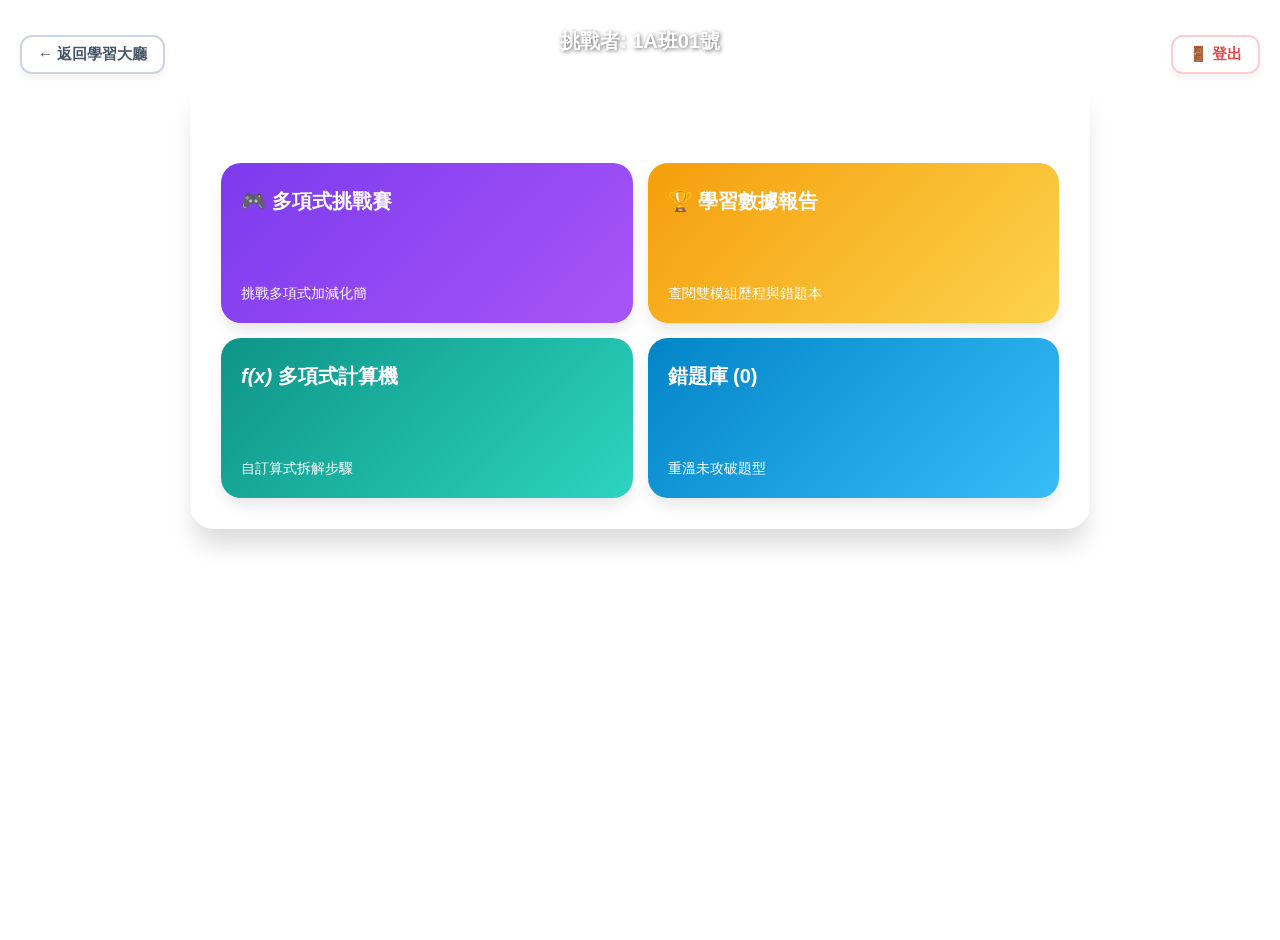
<file: Polynomial.html>
<!DOCTYPE html>
<html lang="zh-Hant">
<head>
    <meta charset="UTF-8">
    <meta name="viewport" content="width=device-width, initial-scale=1.0, maximum-scale=1.0, user-scalable=no">
    <title>中一多項式加減系統 - 挑戰選單</title>
    <style>
        body { background: url('https://i.imgur.com/f118Qxn.jpeg') no-repeat center center fixed; background-size: cover; min-height: 100vh; color: #ffffff; font-family: -apple-system, BlinkMacSystemFont, "Segoe UI", Roboto, sans-serif; margin: 0; padding: 20px; display: flex; flex-direction: column; align-items: center; }
        .top-left-nav, .top-right-nav { position: absolute; top: 25px; z-index: 999 !important; }
        .top-left-nav { left: 20px; } .top-right-nav { right: 20px; }
        .top-nav-btn { background: #fff; border: 2px solid #cbd5e1; padding: 8px 16px; border-radius: 12px; font-size: 15px; font-weight: bold; color: #475569; cursor: pointer; transition: all 0.2s; box-shadow: 0 4px 6px rgba(0,0,0,0.05); }
        .top-nav-btn:hover { transform: scale(1.03); border-color: #3b82f6; color: #3b82f6; }
        .logout-btn-text { color: #ef4444; border-color: #fecdd3; }
        .logout-btn-text:hover { background: #fff1f2; }
        .top-center-account { position: absolute; top: 28px; left: 50%; transform: translateX(-50%); font-size: 20px; font-weight: 900; color: #ffffff; text-shadow: 1px 1px 4px rgba(0,0,0,0.6); z-index: 999 !important; font-family: 'Comic Sans MS', sans-serif; white-space: nowrap; display: none; }
        .container { max-width: 900px; width: 100%; margin-top: 60px; }
        .step-panel { display: none; backdrop-filter: blur(14px); -webkit-backdrop-filter: blur(14px); background: rgba(255, 255, 255, 0.12); border: 1px solid rgba(255, 255, 255, 0.25); border-radius: 24px; padding: 30px; margin-bottom: 20px; box-shadow: 0 20px 25px -5px rgba(0, 0, 0, 0.15); box-sizing: border-box; z-index: 10; position: relative; }
        .step-panel.active { display: block; }
        .form-group { margin-bottom: 20px; width: 100%; }
        label { display: block; margin-bottom: 10px; font-weight: bold; font-size: 16px; }
        input[type="text"], input[type="number"], select { width: 100%; padding: 12px; border-radius: 8px; border: 1px solid rgba(255,255,255,0.3); background: rgba(255,255,255,0.9); font-size: 16px; box-sizing: border-box; color: #000 !important; font-weight: bold !important; }
        button { width: 100%; padding: 14px; background: #3b82f6; color: white; border: none; border-radius: 12px; font-size: 16px; font-weight: bold; cursor: pointer; transition: all 0.2s; margin-top: 10px; }
        button:hover { transform: translateY(-2px); opacity: 0.9; }
        .btn-success { background: #10b981; } .btn-secondary { background: #64748b; } .btn-warning { background: #f59e0b; color: #111; } .btn-info { background: #06b6d4; } .btn-purple { background: #8b5cf6; }
        .dashboard-grid { display: grid; grid-template-columns: 1fr 1fr; gap: 15px; }
        .dash-btn { border-radius: 20px; padding: 20px; color: white; cursor: pointer; box-shadow: 0 10px 15px -3px rgba(0,0,0,0.1); transition: transform 0.2s; min-height: 120px; display: flex; flex-direction: column; justify-content: space-between; }
        .dash-btn:hover { transform: translateY(-4px); }
        .bg-purple { background: linear-gradient(135deg, #7c3aed, #a855f7); } 
        .bg-orange { background: linear-gradient(135deg, #f59e0b, #fcd34d); } 
        .bg-teal   { background: linear-gradient(135deg, #0d9488, #2dd4bf); } 
        .bg-blue   { background: linear-gradient(135deg, #0284c7, #38bdf8); }
        .dash-title { font-size: 20px; font-weight: 800; margin: 5px 0; }
        .math-native-expr { font-size: 1.6em; color: #fffb00; font-weight: bold; letter-spacing: 1px; }
        .horizontal-step-line { font-size: 1.2em; margin: 14px 0; padding: 10px 14px; border-left: 4px solid #00ffc4; background: rgba(0,0,0,0.25); border-radius: 0 8px 8px 0; line-height: 1.6; display: flex; justify-content: space-between; align-items: center; }
        .progress-banner { display:flex; justify-content:space-between; background:rgba(0,0,0,0.3); padding:10px 20px; border-radius:12px; margin-bottom:20px; align-items:center; }
        .interactive-input { width: 240px !important; padding: 8px 12px !important; font-size: 16px !important; display: inline-block; margin-left: 10px; background: #fff !important; border-radius: 6px !important; color: #000 !important; font-weight: bold !important; border: 2px solid #cbd5e1; }
        .step-status-icon { margin-left: 10px; font-size: 16px; font-weight: bold; white-space: nowrap; }
        table.stats-table { width: 100%; border-collapse: collapse; margin-top: 15px; font-size: 14px; background: rgba(255,255,255,0.95); color: #334155; border-radius: 12px; overflow: hidden; }
        table.stats-table th, table.stats-table td { border: 1px solid #cbd5e1; padding: 10px; text-align: center; }
        table.stats-table th { background: #e2e8f0; color: #1e293b; font-weight: bold; }
        table.stats-table tr.section-title th { background: #2b5797 !important; color: white !important; text-align: left; padding-left: 15px; font-size: 15px; }
        .info-span { margin-right: 25px; display: inline-block; font-weight: bold; }
        .btn-group { display: flex; gap: 15px; margin-top: 20px; }
        .print-student-page { display: block; }
        @media print {
            body { background: white !important; color: black !important; padding: 0 !important; }
            .container { max-width: 100% !important; margin: 0 !important; box-shadow: none !important; }
            .top-left-nav, .top-right-nav, .non-print, button, .dash-btn { display: none !important; }
            .step-panel { display: none !important; }
            #step_stats_panel { display: block !important; background: transparent !important; border: none !important; }
            .print-student-page { page-break-after: always; page-break-inside: avoid; color: black !important; }
            .print-student-page:last-child { page-break-after: avoid; }
            table.stats-table { background: white !important; color: black !important; }
            table.stats-table th { -webkit-print-color-adjust: exact; print-color-adjust: exact; background: #f1f5f9 !important; }
            table.stats-table tr.section-title th { background: #2b5797 !important; color: white !important; }
        }
    </style>
</head>
<body>

<div id="topCenterAccount" class="top-center-account"></div>
<div id="topLeftNav" class="top-left-nav"><button id="dynamicNavBtn" class="top-nav-btn" onclick="handleTopLeftNav()">&lt; 返回學習大廳</button></div>
<div id="topRightNav" class="top-right-nav"><button class="top-nav-btn logout-btn-text" onclick="logoutSession()">🚪 登出</button></div>

<div class="container" id="mainContainer">
    <div id="step1" class="step-panel active">
        <h2 style="text-align:left; margin-top:0;">請選擇挑戰模式</h2>
        <div class="dashboard-grid">
            <div class="dash-btn bg-purple" onclick="switchSetupConfig('CHALLENGE')">
                <div><div class="dash-title">🎮 多項式挑戰賽</div></div><div style="font-size:14px;">挑戰多項式加減化簡</div>
            </div>
            <div class="dash-btn bg-orange" onclick="switchSetupConfig('STATS')">
                <div><div class="dash-title">🏆 學習數據報告</div></div><div style="font-size:14px;">查閱雙模組歷程與錯題本</div>
            </div>
            <div class="dash-btn bg-teal" onclick="switchSetupConfig('SOLVER')">
                <div><div class="dash-title"><i>f(x)</i> 多項式計算機</div></div><div style="font-size:14px;">自訂算式拆解步驟</div>
            </div>
            <div id="reviewModeCard" class="dash-btn bg-blue" onclick="switchSetupConfig('REVIEW')">
                <div><div class="dash-title" id="reviewTitle">🗂️ 錯題庫 (0)</div></div><div style="font-size:14px;">重溫未攻破題型</div>
            </div>
        </div>
    </div>

    <div id="step1_challenge" class="step-panel">
        <h2>🎮 闖關模式設定</h2>
        <div class="form-group"><label>🧭 題目難度結構：</label><select id="typeSelect"></select></div>
        <div class="form-group">
            <label>終點條件：</label>
            <div style="background:rgba(255,255,255,0.8); color:#000; padding:10px; border-radius:8px; display:flex; gap:15px; font-weight:bold;">
                <label style="margin:0;"><input type="radio" name="endCondition" value="COUNT" checked onchange="toggleConditionUI()"> 固定題數模式</label>
                <label style="margin:0;"><input type="radio" name="endCondition" value="TIME_LIMIT" onchange="toggleConditionUI()"> 限時衝分模式</label>
            </div>
        </div>
        <div class="form-group" id="countInputWrapper"><label>🔢 挑戰題數：</label><input type="number" id="totalQuestionsInput" value="5" min="1" max="25" autocomplete="off"></div>
        <div class="form-group" id="timeLimitInputWrapper" style="display: none;">
            <label>⏱️ 限制時間選擇：</label>
            <select id="timeLimitSelect"><option value="180" selected>3 分鐘衝刺賽</option><option value="300">5 分鐘標準賽</option></select>
        </div>
        <button onclick="initChallengeSession()" class="btn-success">🎲 生成關卡，出發！</button>
    </div>

    <div id="step1_solver" class="step-panel">
        <h2>🛠️ 多項式有問必答 (自訂化簡)</h2>
        <div class="form-group">
            <label>✏️ 請輸入多項式算式（如 `3x+8+2x+5` 或 `(7x+8)+(4x+5)`）：</label>
            <input type="text" id="polyInput" placeholder="例如: 3x + 8 + 2x + 5 或 (2x² + 3x) + (x² - 5x)" autocomplete="off">
        </div>
        <button onclick="handleManualSolverInput()" class="btn-success">開始多項式化簡引導</button>
    </div>

    <div id="step2" class="step-panel">
        <div class="progress-banner">
            <span id="progressText">進度...</span>
            <div>
                <span id="globalTimerBox" style="display: none; background:#ef4444; padding:4px 10px; border-radius:15px; margin-right:10px;">⏱️ 00:00</span>
                <span id="scoreText" style="background:#000; color:#fffb00; padding:4px 10px; border-radius:15px;">積分：0</span>
            </div>
        </div>
        <h2 style="text-align:center;">請將以下多項式進行化簡</h2>
        <div style="background:#0f172a; padding:30px; border-radius:16px; text-align:center; margin:20px 0; border:1px solid rgba(255,255,255,0.2);">
            <span id="displayPoly" class="math-native-expr"></span>
        </div>
        <div class="form-group">
            <label>請輸入化簡後的最終多項式：</label>
            <input type="text" id="ansInput" placeholder="例如: 5x+13 或 3x²-2x" autocomplete="off">
        </div>
        <button onclick="checkAnswer()">提交結果並驗證答案</button>
    </div>

    <div id="step3" class="step-panel">
        <h2 style="text-align:center;">🔮 多項式智能逐步推導黑板</h2>
        <div style="background: rgba(245, 158, 11, 0.15); border-left: 4px solid #f59e0b; padding: 12px; margin-bottom: 20px; border-radius: 0 8px 8px 0; font-size: 15px; color: #ffe082; font-weight: bold;" id="step3GuideText">
            請根據原式，在下方輸入框中一步一步推出化簡後的正確多項式：
        </div>
        <div style="background:rgba(0,0,0,0.3); padding:20px; border-radius:16px; margin-bottom:20px;">
            <div id="interactiveHorizontalZone"></div>
        </div>
        <button id="nextBtn" class="btn-success" onclick="advanceQuestion()" style="display:none; margin-top:20px;">前進下一題 ➡️</button>
    </div>

    <div id="step_stats_panel" class="step-panel">
        <h2 class="non-print">📊 歷程練習數據報告</h2>
        
        <div id="teacherQueryZone" class="non-print" style="background: rgba(243, 232, 255, 0.8); padding: 15px; border-radius: 16px; border: 2px dashed #8b5cf6; margin-bottom: 20px; display: none;">
            <p style="margin: 0 0 10px 0; font-weight: bold; color: #6b21a8; font-size: 15px;">🔍 教師跨系統權限調閱模組</p>
            <div style="display: flex; gap: 10px; flex-wrap: wrap; align-items: center;">
                <select id="queryClass" style="width: 130px; padding: 8px; font-size: 15px;"></select>
                <select id="querySeat" style="width: 100px; padding: 8px; font-size: 15px;"></select>
                <button onclick="loadTargetStudentDataByTeacher()" class="btn-purple" style="width: auto; padding: 8px 16px; margin: 0;">提取個案</button>
            </div>
        </div>

        <div id="printOutputRenderZone">
            <div class="print-student-page">
                <div style="background: rgba(0,0,0,0.4); padding: 15px; border-radius: 12px; margin-bottom: 15px;" class="non-print">
                    <h3 id="printStudentInfo" style="margin:0; color:#fffb00; font-size: 18px;">學生班別：加載中...</h3>
                    <p id="printDate" style="margin: 5px 0 0 0; font-size: 13px; color: #cbd5e1;">產出日期：-</p>
                </div>
                
                <table class="stats-table">
                    <thead>
                        <tr>
                            <th>題型架構</th>
                            <th>挑戰次數</th>
                            <th>首答對 (必殺)</th>
                            <th>補答對 (挽回)</th>
                            <th>失敗 / 破譯</th>
                            <th>首發率</th>
                            <th>綜合率</th>
                        </tr>
                    </thead>
                    <tbody id="statsTableBody"></tbody>
                </table>
                
                <h4 style="color: #fca5a5; margin-top: 20px; font-size: 16px; font-weight: bold;">
                    📘 目前未消滅錯題本數量 (計 <span id="statsWrongCount">0</span> 題)
                </h4>
            </div>
        </div>

        <div class="btn-group non-print">
            <button onclick="window.print()" class="btn-info">🖨️ 匯出 PDF 學習報告檔案</button>
            <button class="btn-secondary" onclick="switchSetupConfig('MAIN')" style="margin: 0;">↩️ 返回主目錄</button>
        </div>
    </div>
</div>

<script>
    const GAS_API_URL = "https://script.google.com/macros/s/AKfycbwIK7Mqd4WEDpbuZR-PDt4pq-8EkZ74POUDDe9WgxZA_5QqPvIBdGdD2jVFjsVOZRIj/exec";

    let currentRole = "STUDENT", userRawClass = "", userRawSeat = "";
    let currentPanelId = "step1"; 
    let currentEngine = "SIMPLIFY"; 
    let session = { currentMode: 'CHALLENGE', endCondition: 'COUNT', totalQuestions: 5, timeLimitSetting: 300, score: 0, currentIdx: 0, questionList: [], selectedType: 'MIX', currentTypeNum: 1, wrongAttemptsThisQuestion: 0 };
    let polyData = { rawExpr: "", ansStr: "", type: "ADD", texExpr: "", texAns: "", p1: "", op: "", p2: "", a1:0, b1:0, c1:0, a2:0, b2:0, c2:0, ansA:0, ansB:0, ansC:0, isQuad: true };
    let timerInterval = null; let timeLeft = 0;
    let wrongQuestionBank = [];

    let cacheStorage = {
        SIMPLIFY: { wrongBook: [], stats: {} },
        MULTIPLY: { wrongBook: [], stats: {} }
    };

    document.addEventListener('DOMContentLoaded', function() {
        try {
            initGlobalStatsCache();
            renderTypeSelectOptions();
            checkActiveSessionOnLoad();
        } catch(e) { console.error(e); showPanel('step1'); }
    });

    async function initLocalFallback(tC, tS) {
        let cacheKey = `PolyCache_${tC}-${tS}`;
        try {
            let local = localStorage.getItem(cacheKey);
            if(local) {
                let p = JSON.parse(local);
                if(p.SIMPLIFY && p.SIMPLIFY.stats) {
                    cacheStorage = p;
                    wrongQuestionBank = cacheStorage.SIMPLIFY.wrongBook || [];
                }
            }
        } catch(e) {}
        
        try {
            let res = await fetch(`${GAS_API_URL}?type=GET_CACHE&cacheKey=${cacheKey}`);
            if(res.ok) {
                let data = await res.json();
                if(data && data.cacheData) {
                    cacheStorage = JSON.parse(data.cacheData);
                    localStorage.setItem(cacheKey, data.cacheData);
                    wrongQuestionBank = cacheStorage.SIMPLIFY.wrongBook || [];
                    updateReviewCardUI();
                }
            }
        } catch(e) {}

        if(!cacheStorage.SIMPLIFY || !cacheStorage.SIMPLIFY.stats) {
            initGlobalStatsCache();
            wrongQuestionBank = [];
        }
    }

    function cloudSaveData() {
        if (["GUEST", "TEACHER"].includes(currentRole) || !userRawClass || !userRawSeat) return;
        try {
            let cacheKey = `PolyCache_${userRawClass}-${userRawSeat}`;
            let cacheStr = JSON.stringify(cacheStorage);
            localStorage.setItem(cacheKey, cacheStr);
            
            let params = new URLSearchParams();
            params.append('type', 'SAVE_CACHE');
            params.append('cacheKey', cacheKey);
            params.append('cacheData', cacheStr);
            fetch(GAS_API_URL, { method: 'POST', mode: 'no-cors', headers: { 'Content-Type': 'application/x-www-form-urlencoded' }, body: params }).catch(e=>console.log(e));
        } catch(e){}
    }

    function initGlobalStatsCache() {
        cacheStorage.SIMPLIFY.stats = {
            1: { name: "(ax + b) + (cx + d) 【單變數一次加法】", total: 0, firstMatch: 0, retryMatch: 0, failed: 0 },
            2: { name: "(ax + by) + (cx + dy) 【雙變數一次加法】", total: 0, firstMatch: 0, retryMatch: 0, failed: 0 },
            3: { name: "(ax + b) - (cx + d) 【單變數一次減法】", total: 0, firstMatch: 0, retryMatch: 0, failed: 0 },
            4: { name: "ax^2 + bx + c 二次多項式綜合挑戰賽", total: 0, firstMatch: 0, retryMatch: 0, failed: 0 }
        };
        cacheStorage.MULTIPLY.stats = {
            1: { name: "(ax + b)(cx + d) 【雙項式代數展開】", total: 0, firstMatch: 0, retryMatch: 0, failed: 0 }
        };
    }

    function checkActiveSessionOnLoad() {
        let savedRole = localStorage.getItem("Active_User_Role") || "STUDENT";
        let savedClass = localStorage.getItem("Active_User_Class") || "1A";
        let savedSeat = localStorage.getItem("Active_User_Seat") || "1";
        
        currentRole = savedRole; userRawClass = savedClass; userRawSeat = savedSeat;

        let accountDOM = document.getElementById('topCenterAccount');
        if (accountDOM) accountDOM.style.display = 'block';
        
        if (currentRole === "TEACHER") {
            if (accountDOM) accountDOM.innerText = `管理員：教師管理後台`;
            document.getElementById('teacherQueryZone').style.display = "block";
            buildTeacherQueryOptions();
        } else {
            if (accountDOM) accountDOM.innerText = `挑戰者: ${userRawClass}班${String(userRawSeat).padStart(2, '0')}號`;
            initLocalFallback(userRawClass, userRawSeat);
            updateReviewCardUI();
        }
        showPanel('step1');
    }

    function buildTeacherQueryOptions() {
        const qC = document.getElementById('queryClass'); const qS = document.getElementById('querySeat');
        if(!qC || !qS) return;
        qC.innerHTML = ""; qS.innerHTML = "";
        for(let g=1; g<=6; g++) ['A','B','C','D'].forEach(l => qC.innerHTML+=`<option value="${g}${l}">${g}${l}班</option>`);
        for(let i=1; i<=35; i++) qS.innerHTML+=`<option value="${i}">${i}號</option>`;
    }

    function renderTypeSelectOptions() {
        let ts = document.getElementById('typeSelect');
        if(ts) ts.innerHTML = `<option value="LINEAR">1. 一次多項式加減 (題型1-3)</option><option value="QUAD">2. 二次多項式加減 (題型4)</option><option value="MIX" selected>3. 🔀 混合全題型挑戰</option>`;
    }

    function showPanel(id) {
        document.querySelectorAll('.step-panel').forEach(p => p.classList.remove('active'));
        const targetPanel = document.getElementById(id);
        if (targetPanel) targetPanel.classList.add('active');
        currentPanelId = id;
        const navBtn = document.getElementById('dynamicNavBtn');
        if (navBtn) { navBtn.innerText = (id === 'step1') ? "← 返回學習大廳" : "← 返回主目錄"; }
    }

    function handleTopLeftNav() {
        if (currentPanelId === 'step1') { stopSessionTimer(); window.location.replace("home.html"); }
        else { stopSessionTimer(); showPanel('step1'); }
    }

    function toggleConditionUI() {
        try {
            let selectedEl = document.querySelector('input[name="endCondition"]:checked');
            if(!selectedEl) return;
            let c = selectedEl.value;
            let countWrapper = document.getElementById('countInputWrapper');
            let timeWrapper = document.getElementById('timeLimitInputWrapper');
            if(countWrapper) countWrapper.style.display = c === 'COUNT' ? 'block' : 'none';
            if(timeWrapper) timeWrapper.style.display = c === 'TIME_LIMIT' ? 'block' : 'none';
        } catch(e) {}
    }

    function convertToNativeSup(str) { return str ? str.replace(/x\^2/g, "x²").replace(/x\^1/g, "x") : "0"; }

    function switchSetupConfig(configMode) {
        try {
            session.currentMode = configMode;
            if (configMode === 'CHALLENGE') { showPanel('step1_challenge'); toggleConditionUI(); }
            else if (configMode === 'MAIN') { showPanel('step1'); }
            else if (configMode === 'SOLVER') { showPanel('step1_solver'); }
            else if (configMode === 'STATS') { calculateAndRenderStats(); showPanel('step_stats_panel'); }
            else if (configMode === 'REVIEW') {
                if (wrongQuestionBank.length === 0) { alert("🎉 目前多項式沒有任何錯題記錄！"); return; }
                stopSessionTimer(); session.score = 0; session.currentIdx = 0; session.questionList = [...wrongQuestionBank];
                session.endCondition = 'COUNT'; session.totalQuestions = session.questionList.length;
                loadQuestionToStage();
            }
        } catch(e) { console.error(e); }
    }

    function pushTeacherRecord(mod) {
        if(currentRole !== 'STUDENT') return;
        try {
            let record = { class: userRawClass, seat: userRawSeat, module: mod, score: session.score, timestamp: new Date().toLocaleString("zh-HK", {hour12:false}) };
            let r = JSON.parse(localStorage.getItem('MathSystem_Student_Records') || '[]');
            r.unshift(record);
            if(r.length>200) r.pop();
            localStorage.setItem('MathSystem_Student_Records', JSON.stringify(r));

            let params = new URLSearchParams();
            params.append('type', 'RECORD');
            params.append('class', record.class);
            params.append('seat', record.seat);
            params.append('module', record.module);
            params.append('score', record.score);
            params.append('timestamp', record.timestamp);
            fetch(GAS_API_URL, { method: 'POST', mode: 'no-cors', headers: { 'Content-Type': 'application/x-www-form-urlencoded' }, body: params }).catch(e=>console.log(e));
        } catch(e){}
    }

    function calculateAndRenderStats() {
        pushTeacherRecord('多項式化簡與展開');
        const tb = document.getElementById('statsTableBody');
        if(!tb) return;
        tb.innerHTML = "";

        const modules = [{ key: "SIMPLIFY", name: "多項式化簡常規模組" }];

        modules.forEach(m => {
            let tr = document.createElement('tr');
            tr.className = "section-title";
            tr.innerHTML = `<th colspan="7">🌀 ${m.name}</th>`;
            tb.appendChild(tr);

            let sObj = cacheStorage[m.key].stats;
            for(let k in sObj) {
                let r = sObj[k]; let t = r.total;
                let fRate = t > 0 ? Math.round((r.firstMatch / t) * 100) + '%' : '0%';
                let cRate = t > 0 ? Math.round(((r.firstMatch + r.retryMatch) / t) * 100) + '%' : '0%';
                
                tb.innerHTML += `<tr>
                    <td style='text-align:left; font-weight:bold; padding-left:15px;'>${r.name}</td>
                    <td>${t}</td><td style='color:#10b981; font-weight:bold;'>${r.firstMatch}</td>
                    <td style='color:#f59e0b;'>${r.retryMatch}</td><td style='color:#ef4444;'>${r.failed}</td>
                    <td style='background:#f0fdf4; font-weight:bold; color:#10b981;'>${fRate}</td>
                    <td style='background:#eff6ff; font-weight:bold; color:#3b82f6;'>${cRate}</td>
                </tr>`;
            }
        });
        document.getElementById('statsWrongCount').innerText = wrongQuestionBank.length;
        document.getElementById('printStudentInfo').innerHTML = `<span class="info-span">學生班別：${userRawClass} 班</span><span class="info-span">學號：${userRawSeat} 號</span>`;
        document.getElementById('printDate').innerText = `產出時間：` + new Date().toLocaleString();
    }

    function loadTargetStudentDataByTeacher() {
        let tc = document.getElementById('queryClass').value; let ts = document.getElementById('querySeat').value;
        userRawClass = tc; userRawSeat = ts;
        initLocalFallback(userRawClass, userRawSeat).then(() => {
            calculateAndRenderStats();
            alert(`🎉 成功撈取 ${tc}班 ${ts}號 的雲端歷程檔案！已更新數據報表。`);
        });
    }

    function fmtTerm(coef, variable, isFirst) {
        if (coef === 0) return "";
        let sign = coef > 0 ? (isFirst ? "" : "+") : "-"; let absCoef = Math.abs(coef);
        let coefStr = (absCoef === 1 && variable !== "") ? "" : absCoef;
        return sign + coefStr + variable;
    }

    function generatePolynomialQuestion(mode) {
        let typeNum = (mode === 'LINEAR') ? Math.floor(Math.random() * 3) + 1 : ((mode === 'QUAD') ? 4 : Math.floor(Math.random() * 4) + 1);
        let p1Str = "", p2Str = "", ansStr = "", op = "+";
        let randNonZero = (min,max) => { let r=0; while(r===0) r=Math.floor(Math.random()*(max-min+1))+min; return r; };
        
        let localData = {a1:0, b1:0, c1:0, a2:0, b2:0, c2:0, ansA:0, ansB:0, ansC:0, isQuad:false};
        session.currentTypeNum = typeNum;

        if(typeNum===1) {
            let a=randNonZero(-6,6), b=randNonZero(-5,5), c=randNonZero(-6,6), d=randNonZero(-5,5); op="+";
            p1Str = fmtTerm(a,"",true) + fmtTerm(b,"x",false); p2Str = fmtTerm(c,"",true) + fmtTerm(d,"x",false);
            let ansX=b+d, ansC=a+c; ansStr = fmtTerm(ansX,"x",true) + fmtTerm(ansC,"",ansX===0);
            localData = {a1:0,b1:b,c1:a, a2:0,b2:d,c2:c, ansA:0,ansB:ansX,ansC:ansC, isQuad:false};
        } else if(typeNum===2 || typeNum===3) {
            let a=randNonZero(-5,5), b=randNonZero(-5,5), c=randNonZero(-5,5), d=randNonZero(-5,5); op=(typeNum===2)?"+":"-";
            p1Str = fmtTerm(a,"x",true) + fmtTerm(b,"y",false); p2Str = fmtTerm(c,"x",true) + fmtTerm(d,"y",false);
            let ansX=(op==="+")?(a+c):(a-c), ansY=(op==="+")?(b+d):(b-d); ansStr = fmtTerm(ansX,"x",true) + fmtTerm(ansY,"y",ansX === 0);
            localData = {a1:0,b1:a,c1:b, a2:0,b2:c,c2:d, ansA:0,ansB:ansX,ansC:ansY, isQuad:false};
        } else {
            let a=randNonZero(-4,4), b=Math.floor(Math.random()*11)-5, c=Math.floor(Math.random()*13)-6, d=randNonZero(-4,4), e=Math.floor(Math.random()*11)-5, f=Math.floor(Math.random()*13)-6;
            while(a+d===0) d=randNonZero(-4,4); op="+";
            p1Str = fmtTerm(a,"x^2",true) + fmtTerm(b,"x",false) + fmtTerm(c,"",false);
            p2Str = fmtTerm(d,"x^2",true) + fmtTerm(e,"x",false) + fmtTerm(f,"",false);
            let ansA=a+d, ansB=b+e, ansC=c+f; ansStr = fmtTerm(ansA,"x^2",true) + fmtTerm(ansB,"x",ansA === 0) + fmtTerm(ansC,"",ansA === 0 && ansB === 0);
            localData = {a1:a,b1:b,c1:c, a2:d,b2:e,c2:f, ansA:ansA,ansB:ansB,ansC:ansC, isQuad:true};
        }
        return `(${p1Str}) ${op} (${p2Str})|${ansStr}|${p1Str}|${op}|${p2Str}|${localData.a1},${localData.b1},${localData.c1}|${localData.a2},${localData.b2},${localData.c2}|${localData.ansA},${localData.ansB},${localData.ansC}|${localData.isQuad?1:0}|${typeNum}`;
    }

    function initChallengeSession() {
        try {
            session.score = 0; session.currentIdx = 0; session.questionList = [];
            session.endCondition = document.querySelector('input[name="endCondition"]:checked').value;
            session.selectedType = document.getElementById('typeSelect').value;
            if(session.endCondition === 'COUNT') {
                stopSessionTimer(); session.totalQuestions = parseInt(document.getElementById('totalQuestionsInput').value) || 5;
                for(let i=0; i<session.totalQuestions; i++) session.questionList.push(generatePolynomialQuestion(session.selectedType));
            } else {
                let sec = parseInt(document.getElementById('timeLimitSelect').value) || 180; session.timeLimitSetting = sec;
                session.questionList.push(generatePolynomialQuestion(session.selectedType)); startSessionTimer(sec);
            }
            loadQuestionToStage();
        } catch(e) { console.error(e); }
    }

    function handleManualSolverInput() {
        try {
            stopSessionTimer(); 
            let input = document.getElementById('polyInput').value.trim() || "3x + 8 + 2x + 5";
            let cleanInput = input.replace(/²/g, '^2').replace(/\s+/g, '').replace(/\(/g, '').replace(/\)/g, '');
            
            let p1 = "", p2 = "", op = "+"; currentEngine = "SIMPLIFY"; session.currentTypeNum = 1;
            if (input.replace(/\s+/g, '').includes(')+(') || input.replace(/\s+/g, '').includes(')-(')) {
                let normInput = input.replace(/\s+/g, ''); op = normInput.includes(')-(') ? '-' : '+';
                let parts = normInput.split(op === '+' ? ')+(' : ')-(');
                p1 = parts[0].replace('(', ''); p2 = parts[1] ? parts[1].replace(')', '') : "0";
            } else {
                let match = cleanInput.match(/^([+-]?\d*[a-zA-Z]\^?\d*[+-]\d+)([+-])([+-]?\d*[a-zA-Z].*)$/);
                if (match) { p1 = match[1]; op = match[2]; p2 = match[3]; } 
                else {
                    let midMatch = cleanInput.match(/(.+?)([+-])([+-]?\d*[a-zA-Z].*)/);
                    if (midMatch) { p1 = midMatch[1]; op = midMatch[2]; p2 = midMatch[3]; } 
                    else { p1 = cleanInput; op = "+"; p2 = "0"; }
                }
            }
            
            let parseCoefs = (str) => {
                let a = 0, b = 0, c = 0; let clean = str.replace(/\+/g, '++').replace(/-/g, '+-'); let parts = clean.split('+');
                parts.forEach(t => {
                    if(!t) return;
                    if (t.includes('x^2')) { let co = t.replace('x^2', ''); a += (co === "" || co === "+") ? 1 : (co === "-" ? -1 : parseInt(co)); }
                    else if (t.includes('x') || t.includes('y')) { let co = t.replace(/[xy]/, ''); b += (co === "" || co === "+") ? 1 : (co === "-" ? -1 : parseInt(co)); }
                    else { let parsed = parseInt(t); if(!isNaN(parsed)) c += parsed; }
                }); return [a, b, c];
            };

            let c1 = parseCoefs(p1); let c2 = parseCoefs(p2);
            let ansA = (op === '+') ? (c1[0] + c2[0]) : (c1[0] - c2[0]);
            let ansB = (op === '+') ? (c1[1] + c2[1]) : (c1[1] - c2[1]);
            let ansC = (op === '+') ? (c1[2] + c2[2]) : (c1[2] - c2[2]);
            
            let ansStr = "";
            if(ansA !== 0) ansStr += fmtTerm(ansA, "x^2", true);
            if(ansB !== 0) ansStr += fmtTerm(ansB, "x", ansA === 0);
            if(ansC !== 0 || ansStr === "") ansStr += fmtTerm(ansC, "", ansA === 0 && ansB === 0);
            
            polyData.a1 = c1[0]; polyData.b1 = c1[1]; polyData.c1 = c1[2]; polyData.a2 = c2[0]; polyData.b2 = c2[1]; polyData.c2 = c2[2];
            polyData.ansA = ansA; polyData.ansB = ansB; polyData.ansC = ansC; polyData.isQuad = (c1[0] !== 0 || c2[0] !== 0);

            session.questionList = [`(${p1})${op}(${p2})|${ansStr}|${p1}|${op}|${p2}|${c1.join(',')}|${c2.join(',')}|${ansA},${ansB},${ansC}|${polyData.isQuad?1:0}|4`]; 
            session.currentIdx = 0; loadQuestionToStage();
        } catch(e) {
            session.questionList = ["(3x+8)+(2x+5)|11x+13|3x+8|+|2x+5|0,3,8|0,2,5|0,5,13|0|4"]; session.currentIdx = 0; loadQuestionToStage();
        }
    }

    function loadQuestionToStage() {
        try {
            document.getElementById('ansInput').value = '';
            let parts = session.questionList[session.currentIdx].split('|');
            polyData.texExpr = parts[0]; polyData.ansStr = parts[1]; polyData.texAns = parts[1];
            polyData.p1 = parts[2]; polyData.op = parts[3]; polyData.p2 = parts[4];
            let c1 = parts[5].split(',').map(Number); polyData.a1=c1[0]; polyData.b1=c1[1]; polyData.c1=c1[2];
            let c2 = parts[6].split(',').map(Number); polyData.a2=c2[0]; polyData.b2=c2[1]; polyData.c2=c2[2];
            let c3 = parts[7].split(',').map(Number); polyData.ansA=c3[0]; polyData.ansB=c3[1]; polyData.ansC=c3[2];
            
            document.getElementById('scoreText').innerText = `積分：${session.score}`;
            document.getElementById('progressText').innerText = `進度：第 ${session.currentIdx+1} 題`;
            session.wrongAttemptsThisQuestion = 0;

            if(session.currentMode === 'CHALLENGE') {
                cacheStorage[currentEngine].stats[session.currentTypeNum].total++;
                cloudSaveData();
            }
            
            setTimeout(() => { document.getElementById('displayPoly').innerHTML = convertToNativeSup(polyData.texExpr); showPanel('step2'); }, 0);
        } catch(e) { console.error(e); showPanel('step2'); }
    }

    UX = function(str) {
        let clean = str.replace(/\s+/g, '').replace(/²/g, '^2').replace(/¹/g, '').replace(/\+x/g, '+1x').replace(/--/g, '+').replace(/-x/g, '-1x').replace(/^x/, '1x').replace(/\+y/g, '+1y').replace(/-y/g, '-1y').replace(/^y/, '1y');
        let terms = clean.match(/([+-]?\d*[a-zA-Z]\^?\d*|[+-]?\d+)/g) || []; let map = { x2: 0, x: 0, y: 0, constant: 0 };
        terms.forEach(t => {
            if (t.includes('x^2')) { let co = t.replace('x^2', ''); map.x2 += (co === "" || co === "+") ? 1 : (co === "-" ? -1 : parseInt(co)); } 
            else if (t.includes('x')) { let co = t.replace('x', ''); map.x += (co === "" || co === "+") ? 1 : (co === "-" ? -1 : parseInt(co)); } 
            else if (t.includes('y')) { let co = t.replace('y', ''); map.y += (co === "" || co === "+") ? 1 : (co === "-" ? -1 : parseInt(co)); } 
            else { map.constant += parseInt(t); }
        });
        let res = "";
        if (map.x2 !== 0) res += map.x2 + "x2";
        if (map.x !== 0) res += (map.x > 0 && res !== "" ? "+" : "") + map.x + "x";
        if (map.y !== 0) res += (map.y > 0 && res !== "" ? "+" : "") + map.y + "y";
        if (map.constant !== 0) res += (map.constant > 0 && res !== "" ? "+" : "") + map.constant;
        return res === "" ? "0" : res;
    }

    function checkAnswer() {
        let studentAns = document.getElementById('ansInput').value.trim();
        let currentQ = session.questionList[session.currentIdx];
        
        if(UX(studentAns) === UX(polyData.ansStr)) {
            session.score++; alert("🎯 完全正確！表現優異！");
            if(session.currentMode === 'CHALLENGE') {
                if(session.wrongAttemptsThisQuestion === 0) cacheStorage[currentEngine].stats[session.currentTypeNum].firstMatch++;
                else cacheStorage[currentEngine].stats[session.currentTypeNum].retryMatch++;
            } else if(session.currentMode === 'REVIEW') {
                wrongQuestionBank = wrongQuestionBank.filter(q => q !== currentQ);
                cacheStorage.SIMPLIFY.wrongBook = wrongQuestionBank;
                alert("🎉 成功擊破錯題！該題已從錯題庫消除。");
            }
            cloudSaveData(); 

            if (session.currentMode === 'SOLVER' || session.currentIdx >= (session.totalQuestions - 1)) {
                showPanel('step1'); 
            } else { session.currentIdx++; loadQuestionToStage(); }
        } else {
            session.wrongAttemptsThisQuestion++;
            alert("❌ 答案不太對喔！讓我們在黑板中一步一步推導出正確解答。");
            
            if(session.currentMode === 'CHALLENGE' && session.wrongAttemptsThisQuestion === 1) cacheStorage[currentEngine].stats[session.currentTypeNum].failed++;
            if (!wrongQuestionBank.includes(currentQ)) { 
                wrongQuestionBank.push(currentQ); 
                cacheStorage.SIMPLIFY.wrongBook = wrongQuestionBank;
            }
            cloudSaveData();
            updateReviewCardUI(); showPanel('step3'); initInteractiveBlackboard();
        }
    }

    // 【防崩潰修正 2】嚴密防禦減法時的去括號轉換，解決黑板無字崩潰問題
    function initInteractiveBlackboard() {
        document.getElementById('nextBtn').style.display = 'none';
        document.getElementById('step3GuideText').innerText = "請根據原式，在下方輸入框中一步一步推出化簡後的正確多項式：";
        
        let p2Neg = polyData.p2;
        if (polyData.op === '-') {
            if (!p2Neg.startsWith('-')) p2Neg = '+' + p2Neg;
            p2Neg = p2Neg.replace(/\+/g, 'TEMP_PLUS').replace(/-/g, '+').replace(/TEMP_PLUS/g, '-');
        } else {
            if (!p2Neg.startsWith('-') && !p2Neg.startsWith('+')) p2Neg = '+' + p2Neg;
        }
        let rawStep1 = polyData.p1 + p2Neg;
        
        let correctStep1 = UX(rawStep1); let correctStep2 = UX(polyData.ansStr);
        let html = `
            <div class="horizontal-step-line" id="boardLine0"><span><b>原式：</b> ${convertToNativeSup('('+polyData.p1+') '+polyData.op+' ('+polyData.p2+')')}</span><span class="step-status-icon">ℹ️</span></div>
            <div class="horizontal-step-line" id="boardLine1">
                <span><b>第一步 (去括號展開)：</b></span>
                <div><input type="text" class="interactive-input" id="step1Input" placeholder="請輸入去括號後的算式" autocomplete="off"><button onclick="verifyStep1('${correctStep1}', '${correctStep2}')" style="width:auto; padding:6px 14px; margin:0 0 0 5px; font-size:14px;">驗證</button><span id="statusIcon1" class="step-status-icon">❓</span></div>
            </div>
            <div class="horizontal-step-line" id="boardLine2" style="opacity: 0.4; pointer-events: none;">
                <span><b>第二步 (同類項合併)：</b></span>
                <div><input type="text" class="interactive-input" id="step2Input" placeholder="請輸入合併項最終答案" autocomplete="off"><button onclick="verifyStep2('${correctStep2}')" style="width:auto; padding:6px 14px; margin:0 0 0 5px; font-size:14px;">驗證</button><span id="statusIcon2" class="step-status-icon">❓</span></div>
            </div>
        `;
        document.getElementById('interactiveHorizontalZone').innerHTML = html;
    }

    function verifyStep1(correctTarget1, correctTarget2) {
        try {
            let val = document.getElementById('step1Input').value.trim(); let parsedUser = UX(val); let opCount = (val.replace(/\s+/g, '').match(/[+-]/g) || []).length;
            if(parsedUser === correctTarget2 && opCount <= 1) {
                document.getElementById('statusIcon1').innerText = "🎯 厲害！心算直接命中最終答案！"; document.getElementById('boardLine1').style.background = "rgba(16,185,129,0.2)";
                document.getElementById('step3GuideText').innerText = "🎉 恭喜你成功破譯本題！"; document.getElementById('nextBtn').style.display = 'block'; 
            } else if(parsedUser === correctTarget1) {
                document.getElementById('statusIcon1').innerText = "🎯 正確！請繼續執行第二步同類項合併。"; document.getElementById('boardLine1').style.background = "rgba(16,185,129,0.2)";
                let el2 = document.getElementById('boardLine2'); if(el2) { el2.style.opacity = "1"; el2.style.pointerEvents = "auto"; }
            } else { document.getElementById('statusIcon1').innerText = "❌ 展開算式不對，請確認正負號與常數！"; }
        } catch(e) {}
    }

    function verifyStep2(correctTarget) {
        try {
            let val = document.getElementById('step2Input').value.trim();
            if(UX(val) === correctTarget) {
                document.getElementById('statusIcon2').innerText = "🎯 完美解鎖！"; document.getElementById('boardLine2').style.background = "rgba(16,185,129,0.2)";
                document.getElementById('step3GuideText').innerText = "🎉 恭喜你完成本題的逐步破譯推導！"; document.getElementById('nextBtn').style.display = 'block'; 
            } else { document.getElementById('statusIcon2').innerText = "❌ 合併錯誤，注意同類項係數！"; }
        } catch(e) {}
    }

    function advanceQuestion() {
        stopSessionTimer();
        if (session.currentMode === 'SOLVER' || session.currentIdx >= (session.totalQuestions - 1)) { showPanel('step1'); } else { session.currentIdx++; loadQuestionToStage(); }
    }

    function startSessionTimer(sec) {
        stopSessionTimer(); timeLeft = sec; document.getElementById('globalTimerBox').style.display = 'inline-block';
        timerInterval = setInterval(() => {
            timeLeft--; document.getElementById('globalTimerBox').innerText = `⏱️ ${String(Math.floor(timeLeft/60)).padStart(2,'0')}:${String(timeLeft%60).padStart(2,'0')}`;
            if (timeLeft <= 0) { stopSessionTimer(); switchSetupConfig('STATS'); }
        }, 1000);
    }
    function stopSessionTimer() { if(timerInterval) clearInterval(timerInterval); }
    
    function logoutSession() { 
        if(confirm("確定登出系統嗎？")) { 
            stopSessionTimer();
            localStorage.removeItem("Active_User_Role"); localStorage.removeItem("Active_User_Class"); localStorage.removeItem("Active_User_Seat"); localStorage.removeItem("Active_User_TeacherID");
            window.location.replace("index.html"); 
        } 
    }
    
    function updateReviewCardUI() { 
        let reviewBtn = document.getElementById('reviewModeCard'); 
        if(reviewBtn) reviewBtn.classList.toggle('disabled', wrongQuestionBank.length === 0);
        let title = document.getElementById('reviewTitle');
        if(title) title.innerText = `錯題庫 (${wrongQuestionBank.length})`; 
    }
</script>
</body>
</html>
</file>
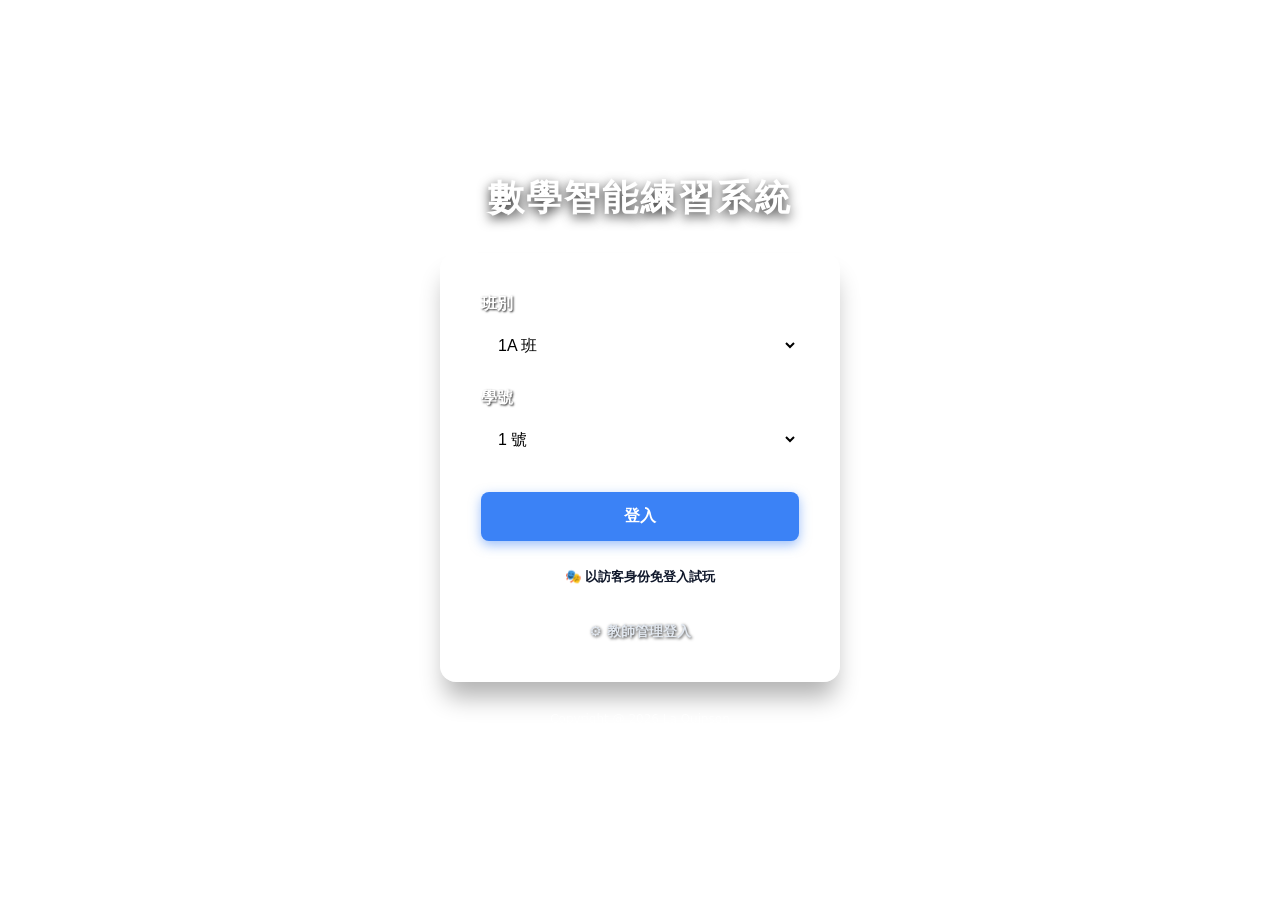
<file: Substitution.html>
<!DOCTYPE html>
<html lang="zh-Hant">
<head>
    <meta charset="UTF-8">
    <meta name="viewport" content="width=device-width, initial-scale=1.0">
    <title>中一多變數代數式求值系統 (完美星空終極版)</title>
    <style>
        :root { --primary: #3b82f6; --primary-hover: #1d4ed8; --success: #10b981; --danger: #ef4444; --warning: #f59e0b; --info: #06b6d4; --stage-bg: #0f172a; --bg: #f8fafc; --teacher-color: #8b5cf6; --card-shadow: 0 20px 25px -5px rgb(0 0 0 / 0.15), 0 10px 10px -5px rgb(0 0 0 / 0.1); --glass-bg: rgba(255, 255, 255, 0.12); --glass-border: 1px solid rgba(255, 255, 255, 0.25); --glass-blur: blur(14px); }
        body { font-family: system-ui, -apple-system, BlinkMacSystemFont, "Segoe UI", Roboto, "Helvetica Neue", Arial, "Microsoft JhengHei", sans-serif; background-image: url("https://i.imgur.com/f118Qxn.jpeg"); background-size: 100% auto; background-repeat: repeat-y; background-attachment: scroll; background-position: top center; background-color: #0b1424; margin: 0; padding: 20px; display: flex; flex-direction: column; align-items: center; justify-content: center; min-height: 100vh; box-sizing: border-box; }
        .top-center-account { position: absolute; top: 28px; left: 50%; transform: translateX(-50%); font-size: 20px; font-weight: 900; color: #ffffff; text-shadow: 1px 1px 4px rgba(0,0,0,0.6); z-index: 100; display: none; font-family: 'Comic Sans MS', 'Chalkboard SE', sans-serif; white-space: nowrap; }
        .top-nav-btn { background: #fff; border: 2px solid #cbd5e1; padding: 8px 16px; border-radius: 12px; font-size: 15px; font-weight: bold; color: #475569; cursor: pointer; display: flex; justify-content: center; align-items: center; box-shadow: 0 4px 6px rgba(0,0,0,0.05); transition: all 0.2s; }
        .top-nav-btn:hover { transform: scale(1.03); border-color: var(--primary); color: var(--primary); }
        .logout-btn-text { color: var(--danger); border-color: #fecdd3; }
        .logout-btn-text:hover { background: #fff1f2; border-color: var(--danger); color: var(--danger); }
        .topLeftNav, .top-left-nav { position: absolute; top: 25px; left: 20px; display: none; z-index: 100; }
        .top-right-nav { position: absolute; top: 25px; right: 20px; display: none; z-index: 100; }
        .container { max-width: 900px; width: 100%; background: var(--glass-bg); backdrop-filter: var(--glass-blur); -webkit-backdrop-filter: var(--glass-blur); border: var(--glass-border); padding: 30px; border-radius: 24px; box-shadow: var(--card-shadow); box-sizing: border-box; transition: all 0.3s ease; }
        h1, h2, h3, h4 { text-align: center; color: #ffffff; margin-top: 0; font-weight: 800; text-shadow: 1px 1px 4px rgba(0,0,0,0.6); }
        .step-panel { display: none; } .step-panel.active { display: block; }
        .form-group { margin-bottom: 24px; width: 100%; box-sizing: border-box; } .form-group:last-of-type { margin-bottom: 32px; }
        label { display: block; margin-bottom: 12px; font-size: 16px; font-weight: 700; color: #ffffff; text-shadow: 1px 1px 4px rgba(0, 0, 0, 0.9); }
        input[type="text"], input[type="password"], input[type="number"], select { width: 100%; padding: 12px 16px; border: 1px solid rgba(255,255,255,0.3); border-radius: 8px; font-size: 16px; box-sizing: border-box; background: rgba(255, 255, 255, 0.9); color: #0f172a; font-weight: bold; transition: all 0.15s ease; }
        .radio-group { display: flex; flex-direction: column; gap: 10px; background: rgba(255, 255, 255, 0.15); padding: 15px; border-radius: 12px; }
        .radio-group label { color: #ffffff; text-shadow: 1px 1px 2px rgba(0,0,0,0.8); margin-bottom: 0; font-weight: bold; display: flex; align-items: center; gap: 8px; }
        button { width: 100%; padding: 14px; background: var(--primary); color: white; border: none; border-radius: 12px; font-size: 16px; cursor: pointer; font-weight: bold; transition: all 0.2s; box-sizing: border-box; }
        button:hover { opacity: 0.9; transform: translateY(-1px); }
        button.btn-success { background: var(--success); } button.btn-warning { background: var(--warning); color: #111; } button.btn-purple { background: var(--teacher-color); } button.btn-secondary { background: #64748b; margin-top: 15px; }
        .dashboard-wrapper { padding-top: 20px; } .greeting-text { color: #ffffff; text-shadow: 1px 1px 4px rgba(0,0,0,0.6); font-size: 20px; line-height: 1.5; font-weight: 800; text-align: left; margin-left: 5px; margin-bottom: 25px; }
        .dashboard-grid { display: grid; grid-template-columns: 1fr 1fr; gap: 15px; width: 100%; }
        .dash-btn { border-radius: 20px; padding: 22px; color: white; cursor: pointer; text-align: left; position: relative; overflow: hidden; box-shadow: 0 10px 15px -3px rgba(0,0,0,0.2); transition: transform 0.2s, box-shadow 0.2s; min-height: 130px; display: flex; flex-direction: column; justify-content: space-between; border: 1px solid rgba(255,255,255,0.2); }
        .dash-btn:hover { transform: translateY(-4px); box-shadow: 0 15px 20px -5px rgba(0,0,0,0.3); } .dash-btn.disabled { opacity: 0.4; cursor: not-allowed; filter: grayscale(80%); }
        .dash-icon { font-size: 32px; font-weight: bold; margin-bottom: 5px; text-shadow: 1px 1px 2px rgba(0,0,0,0.1); } .dash-title { font-size: 20px; font-weight: 800; margin-bottom: 4px; } .dash-desc { font-size: 12px; opacity: 0.9; font-weight: bold; }
        .bg-purple { background: linear-gradient(135deg, #7c3aed, #a855f7); } .bg-orange { background: linear-gradient(135deg, #f59e0b, #fcd34d); } .bg-teal   { background: linear-gradient(135deg, #0d9488, #2dd4bf); } .bg-blue   { background: linear-gradient(135deg, #0284c7, #38bdf8); } 
        .progress-banner { background: rgba(255, 255, 255, 0.2); padding: 15px 20px; border-radius: 12px; font-weight: bold; display: flex; flex-direction: column; gap: 8px; margin-bottom: 20px; box-sizing: border-box; color: white; }
        .progress-banner-header { display: flex; justify-content: space-between; align-items: center; width: 100%; box-sizing: border-box; }
        .progress-bar-container { background: rgba(255,255,255,0.3); width: 100%; height: 10px; border-radius: 10px; overflow: hidden; box-sizing: border-box; }
        .progress-bar-fill { background: var(--success); width: 0%; height: 100%; transition: width 0.4s ease; }
        .stage-box { background: var(--stage-bg); border-radius: 16px; padding: 25px; margin: 20px 0; color: white; display: flex; flex-direction: column; justify-content: center; align-items: center; min-height: 140px; text-align: center; font-size: 28px; font-weight: bold; letter-spacing: 1px; line-height: 1.6; border: 1px solid rgba(255,255,255,0.15); }
        .feedback { padding: 15px; border-radius: 8px; margin: 20px 0; font-weight: bold; border-left: 6px solid #cbd5e1; } .feedback.error { background: #fce8e6; color: var(--danger); border-left-color: var(--danger); } .feedback.warning { background: #fffbeb; color: #b45309; border-left-color: var(--warning); } .feedback.success { background: #e6f4ea; color: var(--success); border-left-color: var(--success); }
        .teaching-row { display: flex; gap: 20px; margin-top: 25px; flex-direction: column; width: 100%; box-sizing: border-box; } @media(min-width: 768px) { .teaching-row { flex-direction: row; } }
        .teaching-column { flex: 1; background: var(--glass-bg); border: var(--glass-border); backdrop-filter: var(--glass-blur); -webkit-backdrop-filter: var(--glass-blur); padding: 20px; border-radius: 14px; box-sizing: border-box; color: white; } .teaching-column h3 { text-align: left; }
        .math-step-box { font-family: monospace; background: #222; color: #00ff00; padding: 15px; border-radius: 6px; font-size: 16px; line-height: 2.2; border: 1px solid rgba(255,255,255,0.1); }
        .math-step-box .step-line { margin-bottom: 10px; display: block; padding: 4px 8px; } .math-step-box .active-line { background: #333; color: #fffb00; font-weight: bold; border-radius: 4px; border-left: 4px solid var(--warning); }
        .camp-tip { font-size: 14px; color: #f1f5f9; background: rgba(255,255,255,0.15); padding: 10px; border-radius: 8px; border-left: 4px solid var(--primary); margin-bottom: 10px; }
        .timer-badge { background: var(--danger); color: white; padding: 4px 12px; border-radius: 20px; font-weight: bold; display: none; }
        .math-expr-wrapper { display: inline-flex; align-items: center; justify-content: center; flex-wrap: wrap; gap: 4px; vertical-align: middle; }
        .math-fraction { display: inline-flex; flex-direction: column; align-items: center; justify-content: center; vertical-align: middle; padding: 0 4px; font-size: inherit; }
        .fraction-numerator { text-align: center; padding-bottom: 2px; } .fraction-denominator { text-align: center; padding-top: 2px; border-top: 2px solid white; width: 100%; }
        table.stats-table { width: 100%; border-collapse: collapse; margin-top: 15px; font-size: 14px; background: rgba(255,255,255,0.95); border-radius: 12px; overflow: hidden; color: #0f172a; }
        table.stats-table th, table.stats-table td { border: 1px solid #cbd5e1; padding: 10px; text-align: center; } table.stats-table th { background: #e2e8f0; color: #1e293b; font-weight: bold; } table.stats-table tr.section-title th { background: #2b5797; color: white; text-align: left; padding-left: 15px; }
        @media print { .non-print, button, .top-right-nav, .top-left-nav { display: none !important; } .step-panel { display: none !important; } #step_stats_panel { display: block !important; } }
    </style>
</head>
<body>

<div id="loadingOverlay" class="loading-overlay" style="display: none;"><div class="spinner"></div><p id="loadingText" style="margin-top:15px;font-weight:bold;">連線中...</p></div>
<div id="topLeftNav" class="top-left-nav"><button id="dynamicNavBtn" class="top-nav-btn" onclick="handleTopLeftNav()">&lt; 返回學習大廳</button></div>
<div id="topCenterAccount" class="top-center-account"></div>
<div id="topRightNav" class="top-right-nav"><button class="top-nav-btn logout-btn-text" onclick="logoutSession()" title="登出">🚪 登出</button></div>

<div class="container" id="mainContainer" style="display: none;">
    <div id="step1" class="step-panel dashboard-wrapper">
        <div class="greeting-text">請選擇挑戰模式</div>
        <div class="dashboard-grid">
            <div class="dash-btn bg-purple id-student-only" onclick="switchSetupConfig('CHALLENGE')">
                <div><div class="dash-icon">🎮</div><div class="dash-title">數學挑戰賽</div></div><div class="dash-desc">進入闖關模式挑戰極限</div>
            </div>
            <div class="dash-btn bg-orange" onclick="switchSetupConfig('STATS')">
                <div><div class="dash-icon">🏆</div><div class="dash-title">即時記錄</div></div><div class="dash-desc">查看全班與個人統計報告</div>
            </div>
            <div class="dash-btn bg-teal id-student-only" onclick="switchSetupConfig('SOLVER')">
                <div><div class="dash-icon"><i>f(x)</i></div><div class="dash-title">數學有問必答</div></div><div class="dash-desc">自訂多變數代入與引導</div>
            </div>
            <div id="reviewModeCard" class="dash-btn bg-blue id-student-only disabled" onclick="switchSetupConfig('REVIEW')">
                <div><div class="dash-icon">🗂️</div><div class="dash-title" id="reviewTitle">錯題庫 (還剩 0 題)</div></div><div class="dash-desc">重溫歷程未攻破魔王題型</div>
            </div>
        </div>
    </div>

    <div id="step1_challenge" class="step-panel">
        <h2>🎮 闖關模式設定</h2>
        <div class="form-group"><label for="typeSelect">🧭 數學挑戰結構難度：</label><select id="typeSelect" title="選擇題型"></select></div>
        <div class="form-group">
            <label>終點條件：</label>
            <div class="radio-group">
                <label><input type="radio" name="endCondition" value="COUNT" checked onchange="toggleConditionUI()"> 固定題數模式</label>
                <label><input type="radio" name="endCondition" value="TARGET_SCORE" onchange="toggleConditionUI()"> 特定積分達標模式</label>
                <label><input type="radio" name="endCondition" value="TIME_LIMIT" onchange="toggleConditionUI()"> ⏳ 限時瘋狂衝分模式</label>
            </div>
        </div>
        <div class="form-group" id="countInputWrapper"><label for="totalQuestionsInput">🔢 挑戰題數：</label><input type="number" id="totalQuestionsInput" value="5" min="1" max="25" title="挑戰題數" placeholder="題數"></div>
        <div class="form-group" id="targetScoreInputWrapper" style="display: none;"><label for="targetScoreInput">🏆 目標達標分數：</label><input type="number" id="targetScoreInput" value="5" min="1" title="目標分數" placeholder="分數"></div>
        <div class="form-group" id="timeLimitInputWrapper" style="display: none;">
            <label for="timeLimitSelect">⏱️ 限制時間選擇：</label>
            <select id="timeLimitSelect" title="限制時間"><option value="180">3 分鐘快速賽</option><option value="300" selected>5 分鐘標準賽</option><option value="600">10 分鐘大師賽</option></select>
        </div>
        <button onclick="initChallengeSession()" class="btn-success">🎲 生成關卡，出發！</button>
    </div>

    <div id="step1_solver" class="step-panel">
        <h2>🛠️ 數學有問必答 (自訂代入)</h2>
        <div class="form-group"><label for="eqInput">✏️ 請輸入代數式或公式（例如：F = 1.8C + 32）：</label><input type="text" id="eqInput" placeholder="例如: A = bh / 2" title="請輸入公式"></div>
        <div class="form-group"><label for="xValueInput">🔢 指定各變數的值（多個變數請用逗號隔開）：</label><input type="text" id="xValueInput" placeholder="例如: b=8, h=11" title="請輸入變數值"></div>
        <button onclick="handleManualSolverInput()" class="btn-success">開始多變數代入教學引導</button>
    </div>

    <div id="step2" class="step-panel">
        <div class="progress-banner">
            <div class="progress-banner-header"><span id="progressText">進度...</span><div style="display: flex; gap: 8px; align-items: center;"><span id="globalTimerBox" class="timer-badge">⏱️ 00:00</span><span id="scoreText" style="background:var(--stage-bg);color:#fffb00;padding:4px 8px;border-radius:20px;">積分：0</span></div></div>
            <div class="progress-bar-container"><div id="progressBarFill" class="progress-bar-fill"></div></div>
        </div>
        <h2 id="step2Title">請依條件計算求值</h2>
        <div class="stage-box" id="displayEq">題目載入中...</div>
        
        <div id="studentAnswerFormContainer">
            <div class="form-group" id="primaryInputWrapper"><label for="ansInput">請填寫最終求得的數值（負數加負號，小數四捨五入至第1位）：</label><input type="text" id="ansInput" placeholder="例如: 25 或 -14" title="請輸入答案"></div>
            <div id="retryInputWrapper" style="display:none; margin-top: 15px; padding-top: 15px; border-top: 2px dashed #cbd5e1;"><label for="ansRetryInput" style="color:var(--warning)"><b>✍️ 請在下方全新的輸入框填寫修正答案：</b></label><input type="text" id="ansRetryInput" placeholder="在此處輸入修正後答案" title="請輸入修正答案"></div>
        </div>
        <div id="initialFeedbackArea"></div>
        <div style="margin-top: 20px;"><button id="submitAnsBtn" onclick="checkFirstAnswer()">提交結果並驗證答案</button></div>
    </div>

    <div id="step3" class="step-panel">
        <div class="progress-banner">
            <div class="progress-banner-header"><span id="progressTextStage3">進度...</span><div style="display: flex; gap: 8px; align-items: center;"><span id="globalTimerBoxStage3" class="timer-badge">⏱️ 00:00</span><span id="teachingHeaderBadge" style="color:var(--danger);font-weight:bold;margin-right: 5px;">💡 多變數思盤破譯</span></div></div>
            <div class="progress-bar-container"><div id="progressBarFillStage3" class="progress-bar-fill"></div></div>
        </div>
        <h2 id="step3HeadingTitle">代數式代入思維拆解</h2>
        <div class="stage-box" id="interactiveStageBox">展示台</div>
        <div id="feedbackArea" class="feedback"></div>
        <button id="solveBtn" class="btn-warning" onclick="startInteractiveSolving()">🔮 啟動隱形括號逐步破譯教學</button>

        <div id="teachingZone" class="teaching-row" style="display: none;">
            <div class="teaching-column">
                <h3>🛠️ 逐步動態操作驗證</h3>
                <div id="stageCampArea" style="display:none;">
                    <div class="block-form">
                        <div class="camp-tip"><b>⚖️ 第一步：對號入座！</b>將算式主體中的變數，替換為對應的帶括號數字 <b>( )</b>。<br>💡 若已算出結果，<b>直接輸入最終答案數字</b>亦可直通完賽！</div>
                        <div id="campLabelContainer"></div><input type="text" id="rightCampInput" placeholder="例如: (8)(11)/2" title="請輸入操作"><button onclick="executeCampStage()">確認群組代入結構</button><div id="teachingWrongArea1"></div>
                    </div>
                </div>
                <div id="stageCombineArea" style="display: none;">
                    <div class="block-form">
                        <div class="camp-tip"><b>統合計算：</b>遵循「先乘除/次方、後加減」原則優先處理各區塊</div>
                        <label for="rightCombineInput"><strong>第二步：乘除及指數運算後，算式可簡化為：</strong></label><input type="text" id="rightCombineInput" placeholder="例如: 88/2" title="請輸入計算結果"><button onclick="executeCombineStage()">確認中段計算</button><div id="teachingWrongArea2"></div>
                    </div>
                </div>
                <div id="stageFinalArea" style="display: none;">
                    <div class="block-form">
                        <div class="camp-tip"><b>大功告成：</b>完成最後的整數或小數加減、除法，求出最終數值！</div>
                        <label for="finalAnsInput"><strong>最終步：公式的最終結果等於：</strong></label><input type="text" id="finalAnsInput" placeholder="例如: 44" title="請輸入最終結果"><button onclick="executeFinal()" class="btn-success">宣告最終計算結果</button><div id="teachingWrongArea3"></div>
                    </div>
                </div>
            </div>
            <div class="teaching-column"><h3>📝 步驟動態黑板</h3><div class="math-step-box" id="mathStepBox"></div></div>
        </div>
        <button id="nextBtn" class="btn-success" onclick="advanceQuestion()" style="display:none;margin-top:20px;">前進下一題 ➡️</button>
    </div>

    <div id="step_stats_panel" class="step-panel">
        <h2 id="reportMainHeading">📊 學生多變數求值數據報告</h2>
        <div id="printOutputRenderZone">
            <div class="print-student-page">
                <h3 id="printStudentInfo" style="text-align:left;margin-bottom:10px;">學生班別：載入中...</h3>
                <p id="printDate" style="font-size:12px;color:#cbd5e1;">產出日期：-</p>
                <div id="timeModeResultSummary" style="margin: 15px 0; padding: 12px; background: #fffbeb; border-radius: 8px; font-weight: bold; border-left: 4px solid var(--warning); display: none; color: #000;"></div>
                <table class="stats-table"><thead><tr><th>題型結構</th><th>挑戰次數</th><th>首答對</th><th>補答對</th><th>失敗/破譯</th><th>首發率</th><th>綜合率</th></tr></thead><tbody id="statsTableBody"></tbody></table>
                <h4 style="color:var(--danger);margin-top:20px;">📘 目前未消滅錯題庫數量 (計 <span id="statsWrongCount">0</span> 題)</h4>
            </div>
        </div>
        <div class="btn-group non-print" style="display:flex;gap:15px;margin-top:20px;">
            <button onclick="window.print()" class="btn-info">🖨️ 匯出 PDF 學習報告檔案</button>
            <button class="btn-secondary" onclick="resetToMainMenu(false)" style="margin-top:0;">↩️ 返回主目錄</button>
        </div>
    </div>
</div>

<script>
    const GAS_API_URL = "https://script.google.com/macros/s/AKfycbwIK7Mqd4WEDpbuZR-PDt4pq-8EkZ74POUDDe9WgxZA_5QqPvIBdGdD2jVFjsVOZRIj/exec";

    let currentRole = "STUDENT", userRawClass = "", userRawSeat = "";
    let currentPanelId = "step1"; let cacheStorage = { EQ: { wrongBook: [], stats: {} } };
    let timerInterval = null; let timeLeft = 0;
    
    let session = { currentMode: 'CHALLENGE', endCondition: 'COUNT', totalQuestions: 5, targetScore: 5, timeLimitSetting: 300, currentIdx: 0, score: 0, selectedType: 'MIX', questionList: [], currentTypeNum: 1, wrongAttemptsThisQuestion: 0, wrongAttemptsInTeaching: 0, hasAddedToWrongBookThisQuestion: false };
    let eqData = { type: 1, rawStr: "", formulaTitle: "", formulaName: "", targetLetter: "", variablesText: "", targetRightCamp: "", midStepStr: "", ansStr: "" };

    const FORMULA_BANK = {
        1: [{ name: "幾何：正方形面積", target: "A", expr: "s^2", vars: ["s"], range: { s: [3, 15] } }, { name: "幾何：圓周長", target: "C", expr: "6r", vars: ["r"], range: { r: [2, 12] } }, { name: "物理：歐姆定律求電壓", target: "V", expr: "IR", vars: ["I", "R"], range: { I: [1, 6], R: [2, 15] } }, { name: "生活：華氏轉換", target: "F", expr: "1.8C + 32", vars: ["C"], range: { C: [-10, 35] } }],
        2: [{ name: "幾何：長方形面積", target: "A", expr: "lw", vars: ["l", "w"], range: { l: [5, 18], w: [3, 10] } }, { name: "物理：運動學路徑", target: "d", expr: "vt", vars: ["v", "t"], range: { v: [10, 90], t: [2, 6] } }, { name: "幾何：三角形面積", target: "A", expr: "bh / 2", vars: ["b", "h"], range: { b: [4, 16], h: [3, 12] } }, { name: "物理：牛頓定律", target: "F", expr: "ma", vars: ["m", "a"], range: { m: [2, 45], a: [1, 9] } }],
        3: [{ name: "幾何：梯形面積", target: "A", expr: "(a + b)h / 2", vars: ["a", "b", "h"], range: { a: [2, 8], b: [9, 16], h: [4, 12] } }, { name: "幾何：表面積", target: "S", expr: "lw + lh + wh", vars: ["l", "w", "h"], range: { l: [2, 6], w: [2, 5], h: [3, 8] } }, { name: "物理：等加速前段", target: "s", expr: "ut + a", vars: ["u", "t", "a"], range: { u: [2, 10], t: [2, 5], a: [-4, 8] } }],
        4: [{ name: "幾何：距離平方", target: "D", expr: "(y - b)^2 + (x - a)^2", vars: ["y", "b", "x", "a"], range: { y: [4, 10], b: [-2, 3], x: [5, 11], a: [1, 4] } }, { name: "物理：等加速完整", target: "s", expr: "ut + 2a^2", vars: ["u", "t", "a"], range: { u: [0, 8], t: [2, 5], a: [-3, 4] } }, { name: "數學：判別式", target: "D", expr: "b^2 - 4ac", vars: ["b", "a", "c"], range: { b: [3, 8], a: [1, 3], c: [-5, 4] } }]
    };

    document.addEventListener('DOMContentLoaded', function() {
        let savedRole = localStorage.getItem("Active_User_Role"); if (!savedRole) { window.location.replace("index.html"); return; }
        currentRole = savedRole; userRawClass = localStorage.getItem("Active_User_Class") || "GUEST"; userRawSeat = localStorage.getItem("Active_User_Seat") || "VISITOR";

        let badge = document.getElementById('topCenterAccount');
        if (badge) {
            badge.style.display = "block";
            if (currentRole === "STUDENT") {
                badge.innerText = `挑戰者: ${userRawClass}班${String(userRawSeat).padStart(2, '0')}號`;
                initLocalFallback(userRawClass, userRawSeat);
                setupLayoutForStudent();
            } else if (currentRole === "GUEST") {
                badge.innerText = `挑戰者: 訪客體驗`;
                cacheStorage.EQ.wrongBook = []; cacheStorage.EQ.stats = getInitialStatsObject();
                setupLayoutForStudent();
            }
        }
        renderTypeSelectOptions(); updateReviewMenuUI(); showPanel('step1');
    });

    async function initLocalFallback(tC, tS) { 
        let cacheKey = `MultiVarCache_${tC}-${tS}`;
        try { let local = localStorage.getItem(cacheKey); if(local) { let p = JSON.parse(local); if(p.stats?.[1]) { cacheStorage.EQ = p; } } } catch(e){} 
        
        try {
            let res = await fetch(`${GAS_API_URL}?type=GET_CACHE&cacheKey=${cacheKey}`);
            if(res.ok) { let data = await res.json(); if(data && data.cacheData) { cacheStorage.EQ = JSON.parse(data.cacheData); localStorage.setItem(cacheKey, data.cacheData); } }
        } catch(e) {}

        if(!cacheStorage.EQ || !cacheStorage.EQ.stats) cacheStorage.EQ = { wrongBook: [], stats: getInitialStatsObject() }; 
        updateReviewMenuUI();
    }

    function cloudSaveData() { 
        if (["GUEST", "TEACHER"].includes(currentRole) || !userRawClass || !userRawSeat) return; 
        try { 
            let cacheKey = `MultiVarCache_${userRawClass}-${userRawSeat}`; let cacheStr = JSON.stringify(cacheStorage.EQ);
            localStorage.setItem(cacheKey, cacheStr); 
            let params = new URLSearchParams(); params.append('type', 'SAVE_CACHE'); params.append('cacheKey', cacheKey); params.append('cacheData', cacheStr);
            fetch(GAS_API_URL, { method: 'POST', mode: 'no-cors', headers: { 'Content-Type': 'application/x-www-form-urlencoded' }, body: params }).catch(e=>console.log(e));
        } catch(e){} 
    }

    function setupLayoutForStudent() { document.querySelectorAll('.id-student-only').forEach(el => el.style.display = "flex"); updateReviewMenuUI(); }
    function getInitialStatsObject() { return { 1: { name: "雙變數公式代入求值", total:0, firstMatch:0, retryMatch:0, failed:0 }, 2: { name: "三變數公式代入求值", total:0, firstMatch:0, retryMatch:0, failed:0 }, 3: { name: "多變數綜合公式求值", total:0, firstMatch:0, retryMatch:0, failed:0 }, 4: { name: "進階多變數大挑戰 (含次方)", total:0, firstMatch:0, retryMatch:0, failed:0 } }; }
    function renderTypeSelectOptions() { const ts = document.getElementById('typeSelect'); if(ts) ts.innerHTML = `<option value="1">1. 雙變數公式</option><option value="2">2. 三變數公式</option><option value="3">3. 多變數綜合</option><option value="4">4. 進階多變數(含次方)</option><option value="MIX" selected>5. 🔀 跨學科混合</option>`; }

    function showPanel(id) { 
        document.querySelectorAll('.step-panel').forEach(p => p.classList.remove('active')); const target = document.getElementById(id);
        if(target) {
            target.classList.add('active'); document.getElementById('mainContainer').style.display = 'block'; currentPanelId = id;
            let navLeft = document.getElementById('topLeftNav'); if (navLeft) { navLeft.style.display = 'block'; document.getElementById('dynamicNavBtn').innerText = (id === 'step1') ? "< 返回學習大廳" : "< 返回主目錄"; }
            let navRight = document.getElementById('topRightNav'); if (navRight) navRight.style.display = 'block';
        }
    }

    function handleTopLeftNav() { if (currentPanelId === 'step1') { stopSessionTimer(); window.location.replace("home.html"); } else resetToMainMenu(true); }
    function switchSetupConfig(mode) { session.currentMode = mode; if(mode==='CHALLENGE') showPanel('step1_challenge'); else if(mode==='SOLVER') showPanel('step1_solver'); else if(mode==='REVIEW') { if((cacheStorage.EQ.wrongBook||[]).length===0) return; initReviewSession(); } else if(mode==='STATS') { calculateAndRenderStats(); showPanel('step_stats_panel'); } }

    function initChallengeSession() {
        const ts = document.getElementById('typeSelect'); const condition = document.querySelector('input[name="endCondition"]:checked').value; const total = parseInt(document.getElementById('totalQuestionsInput').value) || 5;
        session.currentMode = 'CHALLENGE'; session.selectedType = ts ? ts.value : 'MIX'; session.endCondition = condition; session.currentIdx = 0; session.score = 0; session.questionList = [];
        if (condition === 'COUNT') { stopSessionTimer(); session.totalQuestions = total; for (let i = 0; i < total; i++) session.questionList.push(generateQuestion(session.selectedType)); } else { session.totalQuestions = 999; session.questionList.push(generateQuestion(session.selectedType)); if (condition === 'TIME_LIMIT') { let sec = parseInt(document.getElementById('timeLimitSelect').value) || 300; session.timeLimitSetting = sec; startSessionTimer(sec); } }
        loadEquationToStage();
    }

    function initReviewSession() { stopSessionTimer(); let wrongList = [...cacheStorage.EQ.wrongBook]; if (wrongList.length === 0) return; session.currentMode = 'REVIEW'; session.currentIdx = 0; session.totalQuestions = wrongList.length; session.questionList = wrongList; document.getElementById('timeModeResultSummary').style.display = 'none'; loadEquationToStage(); }

    function convertToRichMathHTML(str) {
        let clean = str.replace(/\^2/g, '²').replace(/\*/g, '&times;');
        if (clean.includes('/')) {
            let parts = clean.split('/'); let num = parts[0].trim(); let den = parts[1].trim(); let leftPart = "";
            if (num.includes('=')) { let eqIdx = num.indexOf('='); leftPart = num.substring(0, eqIdx + 1) + " "; num = num.substring(eqIdx + 1).trim(); }
            return `<div class="math-expr-wrapper">${leftPart}<div class="math-fraction"><div class="fraction-numerator">${num}</div><div class="fraction-denominator">${den}</div></div></div>`;
        } return clean;
    }

    function convertToStandardMath(str) { let res = str.replace(/\s+/g, '').replace(/÷/g, '/').replace(/×/g, '*').replace(/\^2/g, '**2'); res = res.replace(/(\d+)([a-zA-Z])/g, '$1*$2').replace(/([a-zA-Z])([a-zA-Z])/g, '$1*$2'); res = res.replace(/([a-zA-Z])(\()/g, '$1*$2').replace(/(\))([a-zA-Z])/g, '$1*$2'); res = res.replace(/(\d+)([\(])/g, '$1*$2').replace(/([ \)])([\(])/g, '$1*$2'); return res; }

    function generateQuestion(typeCode) {
        let t = typeCode === 'MIX' ? ['1', '2', '3', '4'][Math.floor(Math.random() * 4)] : typeCode; let pool = FORMULA_BANK[t]; let formula = pool[Math.floor(Math.random() * pool.length)];
        let varAssigns = []; let randVal = (min, max) => Math.floor(Math.random() * (max - min + 1)) + min;
        formula.vars.forEach(v => { let range = formula.range[v]; let val = randVal(range[0], range[1]); if (v === 'D' && val === 0) val = 2; if (v === 'x' && val === formula.range['a'][0]) val += 3; varAssigns.push(`${v} = ${val}`); });
        return `${formula.name} | 已知 ${formula.target} = ${formula.expr}。當 ${varAssigns.join(', ')}，${formula.target} = ? #|#${t}`;
    }

    function parseEquationStructure(str) {
        eqData.rawStr = str;
        try {
            let typeMarker = str.split('#|#')[1] || "1"; session.currentTypeNum = parseInt(typeMarker); eqData.type = session.currentTypeNum;
            let corePart = str.split('#|#')[0].trim(); let infoSegments = corePart.split('|'); let displayTitle = infoSegments[0].trim(); let mathQuestion = infoSegments[1].trim(); 
            let formulaMatch = mathQuestion.match(/已知\s*([a-zA-Z])\s*=\s*([^。]+)。/); let targetLetter = formulaMatch[1]; let formulaPart = formulaMatch[2].trim(); 
            let dataPart = mathQuestion.match(/當\s*([^，]+)，/)[1].trim(); eqData.formulaTitle = displayTitle; eqData.formulaName = formulaPart; eqData.targetLetter = targetLetter; eqData.variablesText = dataPart;
            let varRegex = /([a-zA-Z])\s*=\s*([-]?\d+(\.\d+)?)/g; let match; let varMap = {}; let varList = []; while ((match = varRegex.exec(dataPart)) !== null) { varMap[match[1]] = match[2]; varList.push(match[1]); } varList.sort((a,b) => b.length - a.length);
            let substitutedExpr = formulaPart; for (let v of varList) { substitutedExpr = substitutedExpr.replace(new RegExp(v, 'g'), `(${varMap[v]})`); } eqData.targetRightCamp = substitutedExpr;
            let calcExpr = convertToStandardMath(substitutedExpr); let finalVal = eval(calcExpr); if (finalVal % 1 !== 0) finalVal = Math.round(finalVal * 10) / 10; eqData.ansStr = "" + finalVal;
            let mid = calcExpr.replace(/\((-?\d+(\.\d+)?)\)\*\*2/g, (m, p1) => Math.pow(parseFloat(p1), 2)); let multRegex = /(?:-?\d+(\.\d+)?|\(-?\d+(\.\d+)?\))(?:\*(?:-?\d+(\.\d+)?|\(-?\d+(\.\d+)?\)))+/g;
            mid = mid.replace(multRegex, function(m) { try { let res = eval(m); return res % 1 !== 0 ? Math.round(res * 10) / 10 : res; } catch(e) { return m; } });
            eqData.midStepStr = mid.replace(/\+ -/g, '- ').replace(/\* \*/g, '**'); return true;
        } catch(e) { return false; }
    }

    function loadEquationToStage() {
        document.getElementById('mainContainer').style.display = 'block'; session.wrongAttemptsThisQuestion = 0; session.wrongAttemptsInTeaching = 0; session.hasAddedToWrongBookThisQuestion = false;
        document.getElementById('initialFeedbackArea').innerHTML = ''; document.getElementById('ansInput').disabled = false; document.getElementById('ansInput').value = ''; document.getElementById('retryInputWrapper').style.display = 'none'; document.getElementById('ansRetryInput').value = ''; document.getElementById('teachingWrongArea1').innerHTML = ''; document.getElementById('teachingWrongArea2').innerHTML = ''; document.getElementById('teachingWrongArea3').innerHTML = '';
        let expr = session.questionList[session.currentIdx]; if(!parseEquationStructure(expr)) { alert("題目解析失敗！"); resetToMainMenu(false); return; }
        if(session.currentMode==='CHALLENGE') { cacheStorage.EQ.stats[session.currentTypeNum].total++; cloudSaveData(); }
        const step2Title = document.getElementById('step2Title'); if(step2Title) step2Title.innerText = (session.currentMode === 'REVIEW') ? "👹 魔王錯題重溫挑戰" : "請依各變數數值求出最終結果";
        document.getElementById('scoreText').innerText = `目前積分: ${session.score} 分`; document.getElementById('displayEq').innerHTML = `<div style="font-size: 28px; letter-spacing: 0.5px; margin-top: 10px;">已知 ${convertToRichMathHTML(eqData.targetLetter + " = " + eqData.formulaName)}</div><div style="font-size: 22px; color: #cbd5e1; margin-top: 20px; font-weight: normal;">當 ${eqData.variablesText}，求 ${eqData.targetLetter} = ?</div>`;
        showPanel('step2'); updateProgressBarUI();
    }

    function checkFirstAnswer() {
        let userAns = (session.wrongAttemptsThisQuestion === 1 && session.currentMode !== 'SOLVER') ? document.getElementById('ansRetryInput').value.replace(/\s+/g,'') : document.getElementById('ansInput').value.replace(/\s+/g,'');
        if(userAns === eqData.ansStr) {
            if(session.currentMode==='CHALLENGE' && session.wrongAttemptsThisQuestion===0) cacheStorage.EQ.stats[session.currentTypeNum].firstMatch++; showPanel('step3'); executeDirectSuccess();
        } else {
            session.wrongAttemptsThisQuestion++;
            if(session.currentMode==='CHALLENGE' && !session.hasAddedToWrongBookThisQuestion) { if(!cacheStorage.EQ.wrongBook.includes(session.questionList[session.currentIdx])) cacheStorage.EQ.wrongBook.push(session.questionList[session.currentIdx]); cacheStorage.EQ.stats[session.currentTypeNum].failed++; session.hasAddedToWrongBookThisQuestion=true; }
            if(session.wrongAttemptsThisQuestion === 1) {
                document.getElementById('ansInput').disabled = true; document.getElementById('retryInputWrapper').style.display = 'block'; let area = document.getElementById('initialFeedbackArea'); area.className="feedback warning"; area.innerHTML = "❌ 計算不太對哦！<b>首答不扣分</b>。請在下方開闢的<b>補答欄位</b>重新核對修正答案！";
            } else {
                if(session.currentMode === 'CHALLENGE') session.score--; document.getElementById('scoreText').innerText = `目前積分: ${session.score} 分`; updateProgressBarUI(); showPanel('step3'); executeFinalFailure();
            }
            cloudSaveData();
        }
    }

    function executeDirectSuccess() {
        document.getElementById('interactiveStageBox').innerHTML = `<span style="white-space: nowrap;">⚖️ 破譯守恆成功：${eqData.targetLetter} = <span style="color:#00ff00; font-weight:900;">${eqData.ansStr}</span></span>`; document.getElementById('teachingZone').style.display="none"; document.getElementById('solveBtn').style.display="none"; document.getElementById('nextBtn').style.display="block";
        let f = document.getElementById('feedbackArea'); f.className="feedback success";
        if(session.currentMode==='CHALLENGE') { session.score++; document.getElementById('scoreText').innerText = `目前積分: ${session.score} 分`; updateProgressBarUI(); if(session.wrongAttemptsThisQuestion===1) { cacheStorage.EQ.stats[session.currentTypeNum].failed--; cacheStorage.EQ.stats[session.currentTypeNum].retryMatch++; } f.innerHTML="🎉 恭喜完全正確！你對公式主體代入與運算先後步驟掌握得非常優秀！"; } 
        else if(session.currentMode==='REVIEW') { cacheStorage.EQ.wrongBook = cacheStorage.EQ.wrongBook.filter(i=>i!==session.questionList[session.currentIdx]); f.innerHTML="🎉 成功擊破多變數錯題！該題已從小本本順利消滅！"; } 
        else f.innerHTML="🎉 計算完全正確！概念非常精準。";
        cloudSaveData(); updateReviewMenuUI(); setupNextButtonLabel();
    }

    function executeFinalFailure() {
        document.getElementById('interactiveStageBox').innerHTML = `已知 ${convertToRichMathHTML(eqData.targetLetter + " = " + eqData.formulaName)} <br> ⚖️ 當 ${eqData.variablesText}`; document.getElementById('nextBtn').style.display="none"; document.getElementById('solveBtn').style.display="block"; document.getElementById('teachingZone').style.display="none";
        let f=document.getElementById('feedbackArea'); f.className="feedback error"; let debugBtn = (session.currentMode === 'SOLVER') ? `<br><br><button class='btn-warning' style='width:auto;padding:8px 15px;' onclick='alert("💡 本題精確答案為 " + eqData.ansStr)'>🔓 直接顯示答案</button>` : ""; f.innerHTML = session.currentMode==='CHALLENGE' ? "❌ 補答依然有些微誤差。<span style='color:red;'>[挑戰失敗] 積分 -1 分！</span>請開啟下方破譯教學。" + debugBtn : "❌ 計算有誤。請點擊下方開啟逐步拆解教學。" + debugBtn;
    }

    function startInteractiveSolving() { document.getElementById('solveBtn').style.display="none"; document.getElementById('teachingZone').style.display="flex"; document.getElementById('stageCampArea').style.display="block"; document.getElementById('stageCombineArea').style.display="none"; document.getElementById('stageFinalArea').style.display="none"; document.getElementById('rightCampInput').value = ""; renderMathSteps(1); checkTeachingWrongCounter('teachingWrongArea1'); }

    function executeCampStage() {
        let valRaw = document.getElementById('rightCampInput').value.replace(/\s+/g,''); if (valRaw === eqData.ansStr) { alert("🚀 心算秒殺成功！"); executeDirectSuccess(); return; }
        if(convertToStandardMath(valRaw) === convertToStandardMath(eqData.targetRightCamp) || eval(convertToStandardMath(valRaw)) === eval(convertToStandardMath(eqData.targetRightCamp))) { alert("🎯 變數括號對號入座正確！"); document.getElementById('interactiveStageBox').innerHTML = `${eqData.targetLetter} = ${convertToRichMathHTML(eqData.targetRightCamp)}`; document.getElementById('stageCampArea').style.display="none"; document.getElementById('stageCombineArea').style.display="block"; document.getElementById('rightCombineInput').value = ""; renderMathSteps(2); } else { session.wrongAttemptsInTeaching++; alert(`❌ 結構位置不對哦。提示：變數替換為帶括號的數值！`); checkTeachingWrongCounter('teachingWrongArea1'); }
    }

    function executeCombineStage() {
        let valRaw = document.getElementById('rightCombineInput').value.replace(/\s+/g,''); if (valRaw === eqData.ansStr) { alert("🚀 心算秒殺成功！"); executeDirectSuccess(); return; }
        if(eval(convertToStandardMath(valRaw)) === eval(convertToStandardMath(eqData.midStepStr))) { alert("🎯 優先處理正確！"); document.getElementById('interactiveStageBox').innerHTML = `${eqData.targetLetter} = ${convertToRichMathHTML(eqData.midStepStr)}`; document.getElementById('stageCombineArea').style.display="none"; document.getElementById('stageFinalArea').style.display="block"; document.getElementById('finalAnsInput').value = ""; renderMathSteps(3); } else { session.wrongAttemptsInTeaching++; alert("❌ 中段階段計算有誤！"); checkTeachingWrongCounter('teachingWrongArea2'); }
    }

    function executeFinal() { if(document.getElementById('finalAnsInput').value.replace(/\s+/g,'') === eqData.ansStr) { document.getElementById('interactiveStageBox').innerHTML = `<span style="white-space: nowrap;">⚖️ 破譯守恆成功：${eqData.targetLetter} = <span style="color:#00ff00; font-weight:900;">${eqData.ansStr}</span></span>`; document.getElementById('stageFinalArea').style.display="none"; document.getElementById('nextBtn').style.display="block"; setupNextButtonLabel(); renderMathSteps(4); } else { session.wrongAttemptsInTeaching++; alert("最終數值不對！"); checkTeachingWrongCounter('teachingWrongArea3'); } }

    function renderMathSteps(code) { const box = document.getElementById('mathStepBox'); let html = `<div class="step-line ${code===1?'active-line':''}">[主體公式]：${convertToRichMathHTML(eqData.targetLetter + " = " + eqData.formulaName)}<br>[已知條件]：${eqData.variablesText}</div>`; if(code>=2) html+=`<div class="step-line ${code===2?'active-line':''}">[第一步：群組變數代入] <br>&rArr; ${eqData.targetLetter} = ${convertToRichMathHTML(eqData.targetRightCamp)}</div>`; if(code>=3) html+=`<div class="step-line ${code===3?'active-line':''}">[第二步：乘除/次方優先] <br>&rArr; ${eqData.targetLetter} = ${convertToRichMathHTML(eqData.midStepStr)}</div>`; if(code>=4) html+=`<div class='step-line active-line'>[最終精確求值] <br>&rArr; 答案 ${eqData.targetLetter} = ${eqData.ansStr} 🎯</div>`; box.innerHTML = html; }
    function checkTeachingWrongCounter(targetAreaId) { let area = document.getElementById(targetAreaId); if (session.wrongAttemptsInTeaching >= 3) { area.innerHTML = `<div style="margin-top:10px; padding:10px; background:#fef2f2; border-left:4px solid var(--danger); border-radius:6px; font-weight:bold; color:var(--danger);">💡 防卡死密鑰：<button class='btn-warning' style='width:auto;padding:4px 8px;font-size:12px;margin-left:10px;' onclick='alert("💡 最終結果為 ${eqData.ansStr}")'>🔓 直接秀出答案</button></div>`; } else { area.innerHTML = ""; } }
    function setupNextButtonLabel() { let n = document.getElementById('nextBtn'); if(session.currentMode==='CHALLENGE') { n.innerText = (session.endCondition==='TIME_LIMIT') ? "下一道瘋狂求值題 ➡️" : ((session.currentIdx < session.questionList.length-1)?"前進下一題 ➡️":"🏁 挑戰結束，查看報告"); } else if(session.currentMode==='REVIEW') n.innerText = (session.currentIdx === session.totalQuestions-1 || cacheStorage.EQ.wrongBook.length===0)?"🏁 結束溫習返回目錄":"下一道魔王關卡 ➡️"; else n.innerText="↩️ 返回選單"; }
    
    function advanceQuestion() { if(session.currentMode==='CHALLENGE') { if(session.endCondition==='COUNT') { if(session.currentIdx < session.questionList.length-1) { session.currentIdx++; loadEquationToStage(); } else { calculateAndRenderStats(); showPanel('step_stats_panel'); } } else if(session.endCondition==='TARGET_SCORE') { if(session.score >= session.targetScore) { alert("🏆 積分達標！完美掌握！"); calculateAndRenderStats(); showPanel('step_stats_panel'); } else { session.currentIdx++; session.questionList.push(generateQuestion(session.selectedType)); loadEquationToStage(); } } else { session.currentIdx++; session.questionList.push(generateQuestion(session.selectedType)); loadEquationToStage(); } } else if(session.currentMode==='REVIEW') { let comb = [...cacheStorage.EQ.wrongBook]; if(comb.length===0 || session.currentIdx >= session.totalQuestions-1) { resetToMainMenu(false); } else { session.currentIdx++; session.totalQuestions=comb.length; session.questionList=comb; loadEquationToStage(); } } else resetToMainMenu(false); }

    function updateProgressBarUI() { let pct = 0; let txt = ""; if (session.currentMode === 'CHALLENGE') { if (session.endCondition === 'COUNT') { pct = Math.round(((session.currentIdx + 1) / session.totalQuestions) * 100); txt = `關卡進度: ${session.currentIdx + 1} / ${session.totalQuestions}`; } else if (session.endCondition === 'TARGET_SCORE') { pct = Math.min(100, Math.round((session.score / session.targetScore) * 100)); txt = `達標分數進度 (${session.score}/${session.targetScore})`; } else { pct = Math.round((timeLeft / session.timeLimitSetting) * 100); txt = `⏳ 限時瘋狂調校中...`; } } else if (session.currentMode === 'REVIEW') { pct = Math.round(((session.currentIdx + 1) / session.totalQuestions) * 100); txt = `錯題庫復原: ${session.currentIdx + 1}/${session.totalQuestions}`; } else { pct = 100; txt = `沙盒解析引導中`; } document.getElementById('progressText').innerText = txt; document.getElementById('progressTextStage3').innerText = txt; document.getElementById('progressBarFill').style.width = `${pct}%`; document.getElementById('progressBarFillStage3').style.width = `${pct}%`; }
    function startSessionTimer(seconds) { stopSessionTimer(); timeLeft = seconds; updateTimerDisplay(); document.getElementById('globalTimerBox').style.display = 'inline-block'; document.getElementById('globalTimerBoxStage3').style.display = 'inline-block'; timerInterval = setInterval(() => { timeLeft--; updateTimerDisplay(); if(session.endCondition==='TIME_LIMIT') updateProgressBarUI(); if (timeLeft <= 0) { stopSessionTimer(); alert("⏱️ 時間到！進行數據結算！"); finishTimeLimitSession(); } }, 1000); }
    function stopSessionTimer() { if(timerInterval) { clearInterval(timerInterval); timerInterval = null; } document.getElementById('globalTimerBox').style.display = 'none'; document.getElementById('globalTimerBoxStage3').style.display = 'none'; }
    function updateTimerDisplay() { let m = Math.floor(timeLeft / 60); let s = timeLeft % 60; let str = `⏱️ ${m.toString().padStart(2, '0')}:${s.toString().padStart(2, '0')}`; document.getElementById('globalTimerBox').innerText = str; document.getElementById('globalTimerBoxStage3').innerText = str; }
    function finishTimeLimitSession() { stopSessionTimer(); calculateAndRenderStats(); let summaryBox = document.getElementById('timeModeResultSummary'); if(summaryBox) { summaryBox.style.display = 'block'; let minSet = Math.floor(session.timeLimitSetting / 60); summaryBox.innerHTML = `🏁 限時挑戰完賽：你在 ${minSet} 分鐘內成功斬獲了 <span style="font-size:20px;color:var(--danger);">${session.score}</span> 分！`; } document.getElementById('reportMainHeading').innerText = "🏆 限時挑戰戰果結算報告"; showPanel('step_stats_panel'); }
    function resetToMainMenu(nc) { if(nc && (document.getElementById('step2').classList.contains('active')||document.getElementById('step3').classList.contains('active'))) { if(!confirm("確定要中途退出挑戰嗎？")) return; } stopSessionTimer(); document.getElementById('nextBtn').style.display="none"; document.getElementById('teachingZone').style.display="none"; cloudSaveData(); updateReviewMenuUI(); showPanel('step1'); }
    function handleManualSolverInput() { let rawInput = document.getElementById('eqInput').value.trim(); let vars = document.getElementById('xValueInput').value.trim(); if(!rawInput) { alert("請輸入有效的代數式或公式！"); return; } let target = "組裝項", expr = rawInput; if(rawInput.includes("=")) { let parts = rawInput.split("="); target = parts[0].trim(); expr = parts[1].trim(); } session.currentMode = 'SOLVER'; session.totalQuestions = 1; session.currentIdx = 0; session.questionList = [`自訂結構引導 | 已知 ${target} = ${expr}。當 ${vars}，${target} = ? #|#1`]; document.getElementById('teachingHeaderBadge').innerText = "🛠️ 解答引導模式"; loadEquationToStage(); }
    function toggleConditionUI() { let c = document.querySelector('input[name="endCondition"]:checked').value; document.getElementById('countInputWrapper').style.display = c === 'COUNT' ? 'block' : 'none'; document.getElementById('targetScoreInputWrapper').style.display = c === 'TARGET_SCORE' ? 'block' : 'none'; document.getElementById('timeLimitInputWrapper').style.display = c === 'TIME_LIMIT' ? 'block' : 'none'; }
    function updateReviewMenuUI() { let c = (cacheStorage.EQ.wrongBook || []).length; document.getElementById('reviewModeCard').classList.toggle('disabled', c===0); document.getElementById('reviewTitle').innerText = `錯題庫 (${c})`; }
    
    function logoutSession() { 
        if(confirm("確定登出系統嗎？")) { 
            stopSessionTimer(); 
            localStorage.removeItem("Active_User_Role"); localStorage.removeItem("Active_User_Class"); localStorage.removeItem("Active_User_Seat"); localStorage.removeItem("Active_User_TeacherID");
            window.location.replace("index.html"); 
        } 
    }

    function pushTeacherRecord(mod) {
        if(currentRole !== 'STUDENT') return;
        try {
            let record = {class: userRawClass, seat: userRawSeat, module: mod, score: session.score, timestamp: new Date().toLocaleString("zh-HK", {hour12:false})};
            let r = JSON.parse(localStorage.getItem('MathSystem_Student_Records') || '[]');
            r.unshift(record); if(r.length>200) r.pop(); localStorage.setItem('MathSystem_Student_Records', JSON.stringify(r));
            let params = new URLSearchParams(); params.append('type', 'RECORD'); params.append('class', record.class); params.append('seat', record.seat); params.append('module', record.module); params.append('score', record.score); params.append('timestamp', record.timestamp);
            fetch(GAS_API_URL, { method: 'POST', mode: 'no-cors', headers: { 'Content-Type': 'application/x-www-form-urlencoded' }, body: params }).catch(e=>console.log(e));
        } catch(e){}
    }

    function calculateAndRenderStats() {
        pushTeacherRecord('多變數代數式求值');
        const tb = document.getElementById('statsTableBody'); if(!tb) return; tb.innerHTML='';
        let tr=document.createElement('tr'); tr.className="section-title"; tr.innerHTML=`<th colspan="7">⚖️ 跨學科公式代求值數據分析</th>`; tb.appendChild(tr);
        let sObj = cacheStorage.EQ.stats;
        for(let k in sObj) {
            let r=sObj[k], t=r.total, fRate=t>0?Math.round((r.firstMatch/t)*100)+'%':'0%', cRate=t>0?Math.round(((r.firstMatch+r.retryMatch)/t)*100)+'%':'0%';
            tb.innerHTML+=`<tr><td style='text-align:left;font-weight:bold;'>${r.name}</td><td>${t}</td><td style='color:var(--success); font-weight:bold;'>${r.firstMatch}</td><td style='color:#b45309;'>${r.retryMatch}</td><td style='color:var(--danger);'>${r.failed}</td><td style='background:#f0fdf4;'>${fRate}</td><td style='background:#eff6ff;'>${cRate}</td></tr>`;
        }
        document.getElementById('statsWrongCount').innerText=(cacheStorage.EQ.wrongBook||[]).length;
        document.getElementById('printStudentInfo').innerHTML = currentRole==='GUEST'?`<span>臨時訪客多變數練習數據摘要</span>` : `<span>學生班別: ${userRawClass}</span> | 學號: ${userRawSeat}`;
        document.getElementById('printDate').innerText = `產出時間: `+new Date().toLocaleString();
    }
</script>
</body>
</html>
</file>
